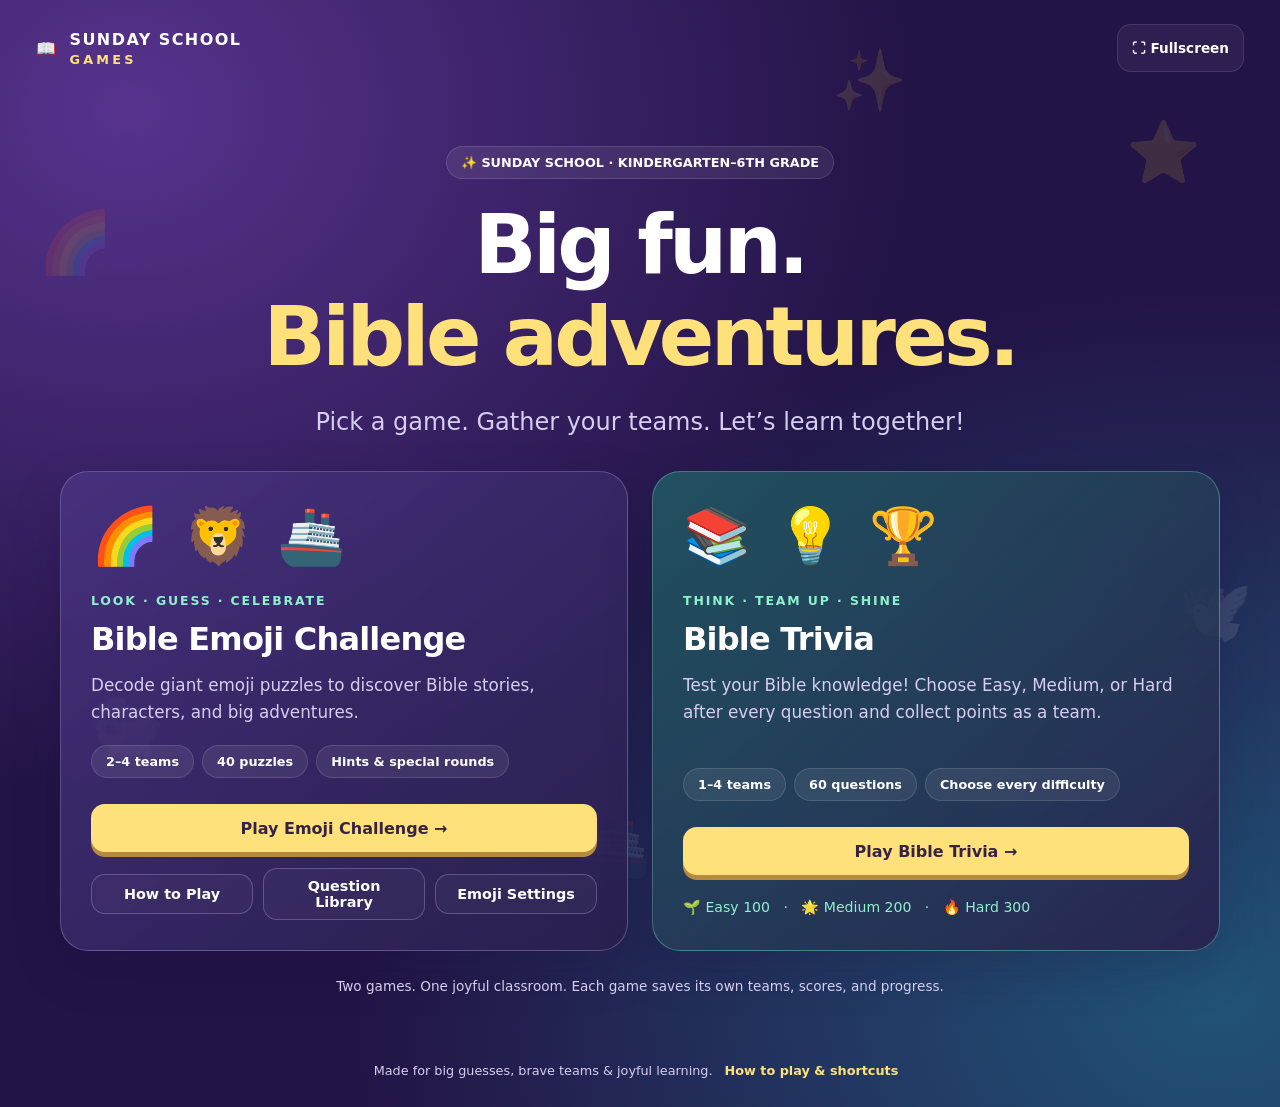
<file: index.html>
<!doctype html>
<html lang="en">
<head>
<meta charset="utf-8"><meta name="viewport" content="width=device-width,initial-scale=1"><meta name="theme-color" content="#24145b">
<meta name="description" content="Sunday school team games for K–6: Bible Emoji Challenge and Bible Trivia. Play offline with saved scores and progress.">
<title>Sunday School Games · Bible Adventures</title><style>
:root{color-scheme:dark;--ink:#fff;--muted:#d6cdef;--panel:#332365;--deep:#211443;--yellow:#ffe17c;--mint:#8ef0cc;--red:#ff8d9d;--blue:#8ec8ff;--green:#8fe0b3;--gold:#ffe17c;font-family:ui-rounded,'Trebuchet MS',system-ui,sans-serif}*{box-sizing:border-box}body{margin:0;min-height:100vh;background:radial-gradient(ellipse at 10% 10%,#57338d 0,transparent 48%),radial-gradient(ellipse at 95% 90%,#215377 0,transparent 50%),#231447;color:var(--ink)}button,input,select,textarea{font:inherit}button,a,input,select,textarea{-webkit-tap-highlight-color:transparent}button{cursor:pointer;border:0;border-radius:14px;padding:14px 22px;background:#51407f;color:white;font-weight:800;transition:transform .15s,background .15s,box-shadow .15s;min-height:48px}button:hover:not(:disabled){transform:translateY(-2px);background:#655294}button:active:not(:disabled){transform:translateY(1px)}button:disabled{opacity:.44;cursor:not-allowed}button.primary{background:var(--yellow);color:#362344;box-shadow:0 5px 0 #b68b40}button.primary:hover{background:#ffeb9d}button.good{background:var(--mint);color:#123d37}button.danger{background:#613650;color:#ffe0e5}button.ghost{border:1px solid #a595c966;background:#ffffff08}button.small{padding:9px 13px;min-height:40px;font-size:.9rem}button.text-button{padding:5px 8px;min-height:30px;background:transparent;color:var(--yellow)}:focus-visible{outline:3px solid var(--yellow);outline-offset:4px}a{color:inherit}h1,h2,h3,p{margin-top:0}h1,h2,h3{line-height:1.12}p{line-height:1.6}h1{font-size:clamp(2.5rem,5.6vw,5.6rem);letter-spacing:-.045em}h2{font-size:clamp(1.8rem,3vw,3rem);letter-spacing:-.025em}h3{font-size:1.4rem}label{display:block;font-weight:700;line-height:1.4}input,select,textarea{width:100%;background:#21183f;color:white;border:1px solid #8c7baf;border-radius:10px;padding:12px;margin:7px 0 14px;min-height:46px}textarea{resize:vertical;min-height:84px}input[type=checkbox]{width:23px;height:23px;min-height:0;margin:0;accent-color:#a3efcf}input[type=color]{padding:4px}small,.muted{color:var(--muted)}small{line-height:1.5}.topbar{max-width:1540px;margin:auto;padding:24px 36px;display:flex;align-items:center;justify-content:space-between;gap:15px}#brand{display:flex;gap:12px;align-items:center;text-decoration:none;font-weight:900;font-size:1rem;letter-spacing:.09em}#brand:first-letter{font-size:2rem}.brand-small{display:block;font-size:.8rem;letter-spacing:.25em;color:var(--yellow);margin-top:3px}.top-actions{display:flex;gap:8px}.icon-button{background:#ffffff0d;border:1px solid #ffffff1c;padding:10px 14px;font-size:.85rem}main{max-width:1468px;margin:0 auto;padding:22px 32px 30px;position:relative}footer{text-align:center;font-size:.8rem;padding:22px;color:var(--muted);position:relative}.sky{position:fixed;inset:0;pointer-events:none;overflow:hidden;opacity:.13}.sky span{position:absolute;font-size:60px;animation:float 7s ease-in-out infinite}.sky span:nth-child(1){left:3%;top:23%}.sky span:nth-child(2){left:88%;top:13%;animation-delay:-2s}.sky span:nth-child(3){left:7%;top:77%;animation-delay:-4s}.sky span:nth-child(4){left:92%;top:64%;animation-delay:-1s}.sky span:nth-child(5){left:45%;top:90%;animation-delay:-3s}.sky span:nth-child(6){left:65%;top:5%;animation-delay:-5s}.eyebrow{font-size:.78rem;letter-spacing:.15em;font-weight:900;text-transform:uppercase;color:var(--mint)}.pill{display:inline-flex;align-items:center;padding:8px 14px;background:#ffffff13;border:1px solid #ffffff20;border-radius:99px;font-size:.8rem;font-weight:800;gap:6px}.hero{text-align:center;padding:30px 0 20px}.hero .emoji-art{font-family:'Apple Color Emoji','Segoe UI Emoji','Noto Color Emoji',sans-serif;font-size:clamp(50px,7vw,95px);letter-spacing:.16em;filter:drop-shadow(0 10px 15px #0003);margin:25px 0}.hero h1{margin:14px 0 16px}.hero h1 em{font-style:normal;color:var(--yellow)}.hero .subtitle{font-size:clamp(1.1rem,2vw,1.5rem);color:var(--muted);margin-bottom:24px}.hero-actions{display:flex;justify-content:center;gap:14px;flex-wrap:wrap}.hero-actions button{font-size:1.2rem;padding:18px 32px}.feature-row{display:grid;grid-template-columns:repeat(3,1fr);gap:16px;max-width:850px;margin:36px auto 20px}.feature{border:1px solid #ffffff20;background:#ffffff08;padding:21px;border-radius:20px;text-align:left}.feature b{display:block;font-size:1.1rem;margin-bottom:7px}.feature p{font-size:.9rem;margin:0;color:var(--muted)}.home-links{display:flex;justify-content:center;gap:12px;flex-wrap:wrap}.card{background:linear-gradient(140deg,#443277e8,#2c2059ef);border:1px solid #a595c947;border-radius:26px;padding:28px;box-shadow:0 16px 40px #13092933}.narrow{max-width:960px;margin:10px auto}.section-heading{display:flex;justify-content:space-between;align-items:center;gap:20px;margin:5px 0 24px}.section-heading h2{margin:0}.grid2{display:grid;grid-template-columns:1fr 1fr;gap:20px}.team-setup{display:grid;grid-template-columns:repeat(2,1fr);gap:18px;margin:20px 0}.team-edit{border-left:5px solid var(--team);border-radius:14px;background:#ffffff09;padding:18px}.team-edit .mini-grid{display:grid;grid-template-columns:1fr 100px;gap:12px}.check-label{display:flex;align-items:center;gap:12px;padding:10px 0}.button-row{display:flex;flex-wrap:wrap;align-items:center;gap:10px;margin-top:16px}.game-top{display:flex;justify-content:space-between;align-items:center;margin:0 0 18px;gap:12px}.game-top h2{font-size:clamp(1.3rem,2.1vw,2rem);margin:6px 0}.progress-group{display:flex;align-items:center;gap:16px}.progress-track{height:8px;width:130px;background:#ffffff1a;border-radius:8px;overflow:hidden}.progress-track span{display:block;height:100%;background:var(--mint)}.game-layout{display:grid;grid-template-columns:minmax(0,1fr) 258px;gap:22px}.stage{min-height:430px;padding:25px 30px;position:relative;text-align:center;display:flex;flex-direction:column;justify-content:center;background:radial-gradient(ellipse at top,#58418b66,transparent 70%),#2c2056;border:1px solid #a595c95c;border-radius:28px;box-shadow:0 16px 40px #10072244}.stage-top{display:flex;align-items:center;justify-content:space-between;gap:10px}.difficulty{text-transform:uppercase;letter-spacing:.08em}.difficulty.easy{color:#a2f3cb}.difficulty.medium{color:#ffe49d}.difficulty.hard{color:#ffc1db}.emoji-puzzle{font-family:'Apple Color Emoji','Segoe UI Emoji','Noto Color Emoji',sans-serif;font-size:clamp(52px,6.7vw,110px);line-height:1.6;overflow-wrap:anywhere;padding:20px 0;letter-spacing:.045em;flex:1;display:flex;align-items:center;justify-content:center;filter:drop-shadow(0 5px 8px #0003)}.prompt{font-size:1.15rem;color:var(--muted);margin-bottom:20px}.timer-area{display:flex;align-items:center;gap:16px;margin-top:auto}.timer-number{font-variant-numeric:tabular-nums;font-size:2rem;font-weight:900;min-width:55px}.timer-track{flex:1;height:10px;background:#ffffff19;border-radius:10px;overflow:hidden}.timer-fill{height:100%;background:var(--mint);transition:width .4s linear;border-radius:10px}.timer-area.warning{color:#ffbf9e;animation:pulse .8s infinite}.warning .timer-fill{background:#ffb68b}.time-up{color:var(--yellow);font-weight:900}.stage .hint{background:#ffffff0e;border:1px solid #a595c940;border-radius:14px;text-align:left;padding:13px 18px;font-size:clamp(1rem,1.6vw,1.3rem);margin:6px 0;animation:appear .25s ease-out}.answer{border-top:1px solid #ffffff25;padding:20px 0 5px;animation:appear .35s ease-out}.answer h2{font-size:clamp(2rem,4vw,4rem);color:var(--yellow);margin:0 0 12px}.answer .reference{color:var(--mint);font-weight:900;letter-spacing:.03em;font-size:1.15rem}.answer p{font-size:clamp(1rem,1.7vw,1.4rem);max-width:800px;margin:10px auto}.alternatives{font-size:.88rem!important;color:var(--muted)}.scoreboard{display:flex;flex-direction:column;gap:12px}.team-panel{position:relative;border:1px solid color-mix(in srgb,var(--team) 55%,transparent);border-radius:20px;background:linear-gradient(130deg,color-mix(in srgb,var(--team) 16%,#2a204e),#2a204e);padding:17px 18px;border-left:5px solid var(--team)}.team-panel.active{outline:2px solid var(--team);outline-offset:2px}.team-name{font-size:1.05rem;font-weight:900;color:var(--team);overflow-wrap:anywhere}.team-score{font-size:2.4rem;font-weight:900;line-height:1.1;margin:10px 0 5px;font-variant-numeric:tabular-nums}.team-panel .small{position:absolute;bottom:12px;right:10px;background:#ffffff13;padding:7px 10px}.score-label{font-size:.67rem;letter-spacing:.13em;color:var(--muted);font-weight:800}.leaderboard-label{font-size:.75rem;letter-spacing:.13em;font-weight:900;color:var(--muted);padding-left:4px}.controls{margin-top:18px;display:flex;gap:10px;flex-wrap:wrap}.controls button{flex:1;white-space:nowrap;padding:15px 18px}.teacher-strip{display:flex;justify-content:space-between;gap:12px;flex-wrap:wrap;border-top:1px solid #ffffff20;margin-top:22px;padding-top:15px}.teacher-strip .button-row{margin:0}.award-box{margin-top:18px;padding:18px;border:1px solid #a3efcf55;border-radius:18px;background:#8ef0cc09}.award-box label{font-size:.95rem}.award-box .button-row{justify-content:center;margin-top:8px}.award-box select{max-width:320px;margin:10px 0}.status-line{min-height:25px;color:var(--mint);font-weight:800;margin:14px 0 0;font-size:.95rem}.double-banner{color:#32203b;background:var(--yellow);padding:10px 20px;border-radius:12px;margin-bottom:12px;font-weight:900;letter-spacing:.1em;animation:appear .4s}.final-banner{background:#725294;color:#fff4bc}.library-toolbar{display:flex;gap:12px;flex-wrap:wrap;margin-bottom:10px}.library-toolbar input{flex:1;min-width:200px}.library-toolbar select{max-width:220px}.library-grid{display:grid;grid-template-columns:repeat(3,1fr);gap:16px;margin-top:20px}.library-card{padding:20px;border:1px solid #ffffff25;border-radius:20px;background:#ffffff08}.library-card.disabled{opacity:.65}.library-card .preview{font-size:2.1rem;line-height:1.5;margin:14px 0}.library-card h3{font-size:1.15rem;margin-bottom:10px}.library-card p{font-size:.85rem;color:var(--muted)}.library-card .button-row{justify-content:space-between}.library-card .check-label{font-size:.8rem}.edit-grid{display:grid;grid-template-columns:1fr 1fr;gap:0 16px}.edit-grid .wide{grid-column:1/-1}.empty{padding:40px;text-align:center;color:var(--muted)}dialog{color:white;background:#302153;border:1px solid #a595c9;border-radius:24px;max-width:760px;width:calc(100% - 28px);padding:30px;max-height:90vh;box-shadow:0 25px 100px #0009}dialog::backdrop{background:#100822bb;backdrop-filter:blur(6px)}.modal-heading{display:flex;align-items:center;justify-content:space-between;gap:20px;margin-bottom:22px}.modal-heading h2{font-size:1.8rem;margin:0}.modal-heading button{padding:8px 14px}.modal-content p{color:var(--muted)}.modal-content li{margin:12px 0;line-height:1.6}kbd{background:#ffffff18;border-radius:5px;padding:3px 7px;color:white}.shortcut-grid{display:grid;grid-template-columns:1fr 1fr;gap:12px}.celebration{text-align:center;padding:22px}.trophy{font-size:90px;animation:float 4s ease-in-out infinite}.celebration h1{font-size:clamp(2.7rem,5vw,5rem);color:var(--yellow);margin:18px 0}.winner{font-size:clamp(1.5rem,3vw,2.5rem);font-weight:900}.rankings{max-width:760px;margin:28px auto;display:flex;flex-direction:column;gap:12px}.rank-row{display:flex;align-items:center;gap:16px;text-align:left;background:#ffffff0b;border:1px solid #ffffff20;border-radius:17px;padding:18px 24px;border-left:5px solid var(--team);font-size:1.3rem;font-weight:800}.rank-row strong{margin-left:auto;font-size:1.8rem}.rank-row .rank{color:var(--yellow);min-width:34px}.saved-note{color:var(--muted);font-size:.85rem;margin:18px 0}#toast{position:fixed;bottom:25px;left:50%;transform:translate(-50%,30px);background:#fff1c2;color:#302044;padding:14px 22px;border-radius:14px;box-shadow:0 10px 40px #0005;z-index:20;opacity:0;pointer-events:none;transition:all .2s;max-width:90%;font-weight:800}#toast.visible{opacity:1;transform:translate(-50%,0)}#confetti{position:fixed;inset:0;pointer-events:none;overflow:hidden;z-index:30}.confetto{position:absolute;top:-20px;width:10px;height:16px;animation:fall 2.8s ease-in forwards}.bump{animation:bump .4s ease-out}.file-input{max-width:100%}.notice{padding:14px;border-radius:12px;background:#ffe17c14;color:#ffebac;font-size:.9rem;margin:12px 0}#storage-warning{background:#ffe17c;color:#302044;padding:12px;text-align:center;font-weight:bold}.sr-only{position:absolute;width:1px;height:1px;padding:0;overflow:hidden;clip:rect(0,0,0,0);white-space:nowrap}@keyframes float{50%{transform:translateY(-14px) rotate(4deg)}}@keyframes appear{from{opacity:0;transform:translateY(10px)}to{opacity:1;transform:translateY(0)}}@keyframes pulse{50%{opacity:.6}}@keyframes bump{50%{transform:scale(1.04)}}@keyframes fall{to{transform:translateY(105vh) rotate(700deg);opacity:0}}@media(min-width:1600px){.stage{min-height:550px}.emoji-puzzle{font-size:120px}.team-score{font-size:3rem}.team-panel{padding:22px}.game-layout{grid-template-columns:minmax(0,1fr) 290px}}@media(max-width:1000px){.game-layout{grid-template-columns:minmax(0,1fr)}.scoreboard{display:grid;grid-template-columns:repeat(4,1fr);order:1}.leaderboard-label{grid-column:1/-1}.team-panel{padding:14px 12px}.team-name{font-size:.9rem}.team-score{font-size:2rem}.library-grid{grid-template-columns:repeat(2,1fr)}.stage{min-height:370px}.emoji-puzzle{font-size:clamp(52px,9vw,90px)}main{padding:15px 22px}.topbar{padding:20px 22px}.team-panel .small{position:static;margin-top:7px}}@media(max-width:600px){.topbar{padding:16px;align-items:flex-start}.top-actions{gap:5px;justify-content:flex-end;flex-wrap:wrap;max-width:190px}.icon-button{font-size:.7rem;padding:8px;min-height:36px}#brand{font-size:.72rem;gap:6px}.brand-small{font-size:.6rem}main{padding:12px}.hero{padding:10px 0}.hero .emoji-art{font-size:44px;letter-spacing:0}.hero h1{font-size:2.75rem}.hero-actions button{width:100%;font-size:1.1rem}.feature-row{grid-template-columns:1fr;gap:8px;margin-top:25px}.feature{padding:15px}.feature b{font-size:1rem}.feature p{font-size:.85rem}.home-links button{flex:1}.grid2,.team-setup,.edit-grid{grid-template-columns:1fr}.card{padding:20px}.game-top{align-items:flex-start}.progress-group{flex-direction:column;gap:8px;align-items:flex-end}.progress-track{width:80px}.game-top h2{font-size:1.2rem}.stage{padding:18px 14px;min-height:340px}.emoji-puzzle{font-size:48px;padding:20px 0}.stage-top{flex-wrap:wrap}.pill{font-size:.7rem;padding:7px 10px}.prompt{font-size:.95rem}.scoreboard{grid-template-columns:repeat(2,1fr)}.controls button{flex:1 1 40%;font-size:.9rem;padding:13px}.teacher-strip .button-row{width:100%}.teacher-strip button{flex:1}.library-grid{grid-template-columns:1fr}.section-heading{align-items:flex-start}.section-heading h2{font-size:1.7rem}.library-toolbar select{max-width:none}.rank-row{padding:16px;font-size:1rem}.rank-row strong{font-size:1.5rem}dialog{padding:20px}.shortcut-grid{grid-template-columns:1fr}.award-box select{max-width:100%}footer{font-size:.7rem}.celebration{padding:15px 0}.button-row.stretch button{flex:1}}@media(prefers-reduced-motion:reduce){*,*::before,*::after{animation:none!important;transition:none!important;scroll-behavior:auto!important}.confetto{display:none}}@media print{.topbar,footer,.controls,.teacher-strip{display:none}body{background:white;color:black}}
/* Space emoji glyphs with layout gaps: emoji-font spaces differ across devices. */
.emoji-puzzle{flex-wrap:wrap;align-content:center;gap:12px 20px;line-height:1.3;letter-spacing:0}.emoji-symbol{display:inline-flex;white-space:nowrap}
@media(min-width:1001px) and (max-height:850px){.topbar{padding:16px 28px}main{padding:8px 24px}.game-top{margin-bottom:12px}.stage{min-height:340px;padding:20px}.emoji-puzzle{font-size:clamp(52px,5.2vw,86px);padding:12px 0}.team-panel{padding:14px}.team-score{font-size:2rem}.teacher-strip{margin-top:14px;padding-top:12px}footer{padding:12px}}
@media(max-width:600px){.emoji-puzzle{gap:10px 12px}}
/* Shared game hub and teacher-led trivia. */
[hidden]{display:none!important}
body[data-mode="hub"] #sound,body[data-mode="hub"] #settings,body[data-mode="trivia"] #sound,body[data-mode="trivia"] #settings{display:none}
.hub-hero{text-align:center;padding:28px 0 30px}.hub-hero h1{margin:20px 0;font-size:clamp(3rem,6.4vw,6rem)}.hub-hero h1 em{color:var(--yellow);font-style:normal}.hub-hero .subtitle{font-size:clamp(1.05rem,2vw,1.5rem);color:var(--muted);margin:0}.game-cards{display:grid;grid-template-columns:1fr 1fr;gap:24px;max-width:1160px;margin:auto}.game-card{padding:30px;border:1px solid #bba8df55;border-radius:28px;background:linear-gradient(140deg,#4b3485cc,#29204ee8);display:flex;flex-direction:column;box-shadow:0 18px 50px #120b3233;min-width:0}.trivia-card{background:linear-gradient(140deg,#1f6666bb,#29204ee8);border-color:#8ef0cc55}.game-card-art{font-size:clamp(2.5rem,4.3vw,4.3rem);margin:2px 0 24px;letter-spacing:.06em}.game-card h2{font-size:clamp(1.8rem,2.5vw,2.6rem);margin:14px 0}.game-card>p{color:var(--muted);margin-bottom:20px;font-size:1.05rem}.card-tags{display:flex;flex-wrap:wrap;gap:8px;margin:auto 0 10px}.game-card .button-row button{flex:1}.game-card .trivia-card-points{font-size:.88rem;margin:20px 0 0;color:var(--mint);line-height:1.8}.hub-note{text-align:center;margin:25px 0 5px}.trivia-point-guide{display:grid;grid-template-columns:repeat(3,1fr);gap:10px}.trivia-point-guide span{border:1px solid #ffffff25;border-radius:14px;background:#ffffff08;padding:14px;line-height:1.6}.trivia-point-guide b{display:block;color:var(--yellow)}.trivia-stage{min-height:350px}.trivia-question-label{margin:28px 0 0}.trivia-question{font-size:clamp(1.9rem,3.8vw,3.7rem);line-height:1.22;letter-spacing:-.025em;margin:20px auto 30px;max-width:1000px;overflow-wrap:anywhere}.trivia-answer h2{font-size:clamp(1.8rem,3vw,3rem)}.trivia-next{margin-top:22px;text-align:center;padding:24px}.trivia-next h2{font-size:clamp(1.6rem,2.5vw,2.5rem);margin-bottom:12px}.difficulty-choices{display:grid;grid-template-columns:repeat(3,1fr);gap:12px;margin-top:22px}.difficulty-choice{padding:20px 12px;display:flex;flex-direction:column;align-items:center;gap:8px;white-space:normal;border:1px solid #ffffff40;background:#ffffff0a;color:white;min-width:0}.difficulty-choice.easy{background:#9debc01a;border-color:#9debc077}.difficulty-choice.medium{background:#ffe18b1a;border-color:#ffe18b77}.difficulty-choice.hard{background:#ff9aaa1a;border-color:#ff9aaa77}.difficulty-choice strong{font-size:1.6rem}.difficulty-choice b{color:var(--yellow);font-size:1.2rem}.choice-icon{font-size:2rem}.difficulty-choice small{font-size:.75rem;font-weight:500}.difficulty-choice>span:not(.choice-icon){font-size:.85rem}.trivia-stage .prompt{margin-bottom:12px}
@media(max-width:800px){.game-cards{grid-template-columns:1fr;max-width:630px}.hub-hero{padding-top:15px}.game-card-art{font-size:3rem}.game-card{padding:24px}.trivia-stage{min-height:300px}}
@media(max-width:600px){.difficulty-choices{gap:7px}.difficulty-choice{padding:14px 6px}.difficulty-choice strong{font-size:1.15rem}.difficulty-choice b{font-size:1rem}.difficulty-choice small{font-size:.65rem}.difficulty-choice>span:not(.choice-icon){font-size:.75rem}.trivia-next{padding:18px 12px}.trivia-point-guide{grid-template-columns:1fr}.hub-hero h1{font-size:3rem}.card-tags .pill{font-size:.7rem}.game-card .button-row button{flex-basis:100%}.trivia-question{font-size:1.9rem}.hub-hero>.pill{font-size:.63rem}}

</style>
</head>
<body>
<div class="sky" aria-hidden="true"><span>🌈</span><span>⭐</span><span>🐑</span><span>🕊️</span><span>🚢</span><span>✨</span></div>
<header class="topbar"><a href="#" id="brand" aria-label="All Sunday school games">📖 <span>SUNDAY SCHOOL<span class="brand-small">GAMES</span></span></a><div class="top-actions"><button id="sound" class="icon-button" aria-label="Toggle sound">🔇 Sound off</button><button id="fullscreen" class="icon-button">⛶ Fullscreen</button><button id="settings" class="icon-button">⚙ Settings</button></div></header>
<main id="app"></main>
<footer>Made for big guesses, brave teams & joyful learning. <button id="help" class="text-button">How to play & shortcuts</button></footer>
<dialog id="modal"><div id="modal-body"></div></dialog>
<div id="toast" role="status" aria-live="polite"></div><div id="confetti" aria-hidden="true"></div>
<script>
/* Editable Bible puzzle library. All passages are references, not quoted text. */
const DEFAULT_QUESTIONS = [
['e01','🌧️ 🚢 🦁 🦒 🕊️ 🌈',"Noah’s Ark",['Noah','The flood'],'easy','God asked a man to build a very big boat.','Animals entered the ark, and later a rainbow appeared.','Genesis 6–9','Noah trusted God and built an ark. God kept Noah, his family, and the animals safe through the flood.'],
['e02','🐑 👦 🪨 🎯 🛡️ 👹','David and Goliath',['David defeats Goliath'],'easy','A young shepherd faced a very tall soldier.','David used a sling and a stone.','1 Samuel 17','David trusted God and faced Goliath with a sling and a stone.'],
['e03','🧔 🚢 🌊 🐟 🙏','Jonah and the Great Fish',['Jonah','Jonah and the whale'],'easy','A man tried to travel away from the place God sent him.','He prayed inside a great fish for three days and nights.','Jonah 1–3','God sent a great fish to swallow Jonah. After Jonah prayed, he had another chance to obey God and go to Nineveh.'],
['e04','👶 ⭐ 🐑 👼 🛏️','The Birth of Jesus',['Christmas','Baby Jesus','The Nativity'],'easy','Shepherds heard wonderful news from angels.','Mary laid her baby in a manger in Bethlehem.','Luke 2:1–20; Matthew 2:1–12','Jesus was born in Bethlehem. Angels told shepherds the good news, and wise men later followed a star to worship him.'],
['e05','👨 🙏 🦁 🦁 🌙','Daniel in the Lions’ Den',['Daniel'],'easy','A man kept praying even when a law said he could not.','God sent an angel to shut the lions’ mouths.','Daniel 6','Daniel continued praying to God. God protected him when he was thrown into a den of lions.'],
['e06','🧒 🍞 🍞 🐟 🐟 👥','Jesus Feeds the Five Thousand',['Loaves and fishes','Feeding the 5000'],'easy','A large crowd was hungry.','A boy had five small loaves and two fish.','John 6:1–14','Jesus gave thanks and used a boy’s five loaves and two fish to feed a huge crowd, with food left over.'],
['e07','✝️ 🪨 🌅 🪦 🙌','The Resurrection of Jesus',['Jesus rises from the dead','Easter'],'easy','Women visited a tomb early in the morning.','The stone was moved, and Jesus was alive!','Luke 24:1–12','Jesus rose from the dead. The women found the tomb empty and heard the good news that he was alive.'],
['e08','🐑 🐑 🔍 🧑‍🌾 ❤️','The Lost Sheep',['The good shepherd finds a sheep'],'easy','Jesus told a story about a shepherd looking for one missing animal.','The shepherd left ninety-nine sheep to find this one.','Luke 15:3–7','The shepherd rejoiced when he found his lost sheep. Jesus taught that God rejoices when people turn back to him.'],
['e09','🌍 ☀️ 🌳 🐟 🐦 👨‍👩‍👧','God Creates the World',['Creation','The creation story'],'easy','This story is at the very beginning of the Bible.','God made light, land, plants, animals, and people.','Genesis 1:1–2:3','God created the world and everything in it. God saw that creation was very good and rested on the seventh day.'],
['e10','👨 👩 🌳 🍎 🐍','Adam and Eve',['The Garden of Eden','The fall'],'easy','The first people lived in a beautiful garden.','A serpent tempted them to eat fruit God had told them not to eat.','Genesis 2–3','Adam and Eve disobeyed God in the garden. The Bible calls it fruit; it does not name the kind of fruit.'],
['e11','👶 🧺 🌊 👑 👩','Baby Moses in the Basket',['Baby Moses','Moses in the river'],'easy','A mother hid her baby to protect him.','A princess found his basket among the reeds of the Nile.','Exodus 2:1–10','Moses’ mother placed him in a basket among the reeds. Pharaoh’s daughter found him and cared for him.'],
['e12','🚢 🌊 🌪️ 😴 ✋ ☀️','Jesus Calms the Storm',['Calming the storm'],'easy','The disciples were frightened in a boat.','Jesus spoke to the wind and waves, and they became calm.','Mark 4:35–41','Jesus was asleep when a storm came. He calmed the wind and sea, and the disciples were amazed.'],
['e13','👨 🛣️ 🤕 🫏 ❤️ 🏠','The Good Samaritan',['Good Samaritan'],'easy','A hurt traveler needed someone to help him.','A Samaritan stopped, cared for him, and took him to an inn.','Luke 10:25–37','Jesus told of a Samaritan who cared for a wounded stranger. He taught us to show love and mercy to our neighbors.'],
['e14','👨 🏠 💰 🐖 🔙 🤗','The Lost Son Comes Home',['The prodigal son','The lost son'],'easy','A son went far away and wasted his money.','His father ran to welcome him when he came home.','Luke 15:11–32','Jesus told of a father who joyfully welcomed his returning son. The story shows the joy of forgiveness and returning to God.'],
['e15','✝️ 👋 🧒 👧 ❤️','Jesus Welcomes the Children',['Jesus blesses the children','Let the children come'],'easy','Some people thought children should not bother Jesus.','Jesus said to let the little children come to him.','Mark 10:13–16','Jesus welcomed children, took them in his arms, and blessed them. Children matter deeply to him.'],
['m01','👨 🦯 🌊 🛤️ 🚶 🚶','Moses Parts the Red Sea',['Crossing the Red Sea','The Red Sea'],'medium','God’s people were trapped between an army and water.','Moses stretched out his hand, and a dry path opened through the sea.','Exodus 14','God made a path through the sea so the Israelites could escape from Egypt. Moses stretched out his hand as God commanded.'],
['m02','🏰 🚶 🎺 🎺 📣 💥','The Walls of Jericho',['Jericho','Joshua and Jericho'],'medium','An army marched around a city instead of attacking its walls.','On the seventh day, trumpets sounded and the people shouted.','Joshua 6','Joshua and the Israelites followed God’s instructions to march around Jericho. The walls fell after the people shouted.'],
['m03','👨 🌳 👀 ✝️ 🏠 ❤️','Zacchaeus Meets Jesus',['Zacchaeus'],'medium','A short tax collector could not see over the crowd.','He climbed a sycamore tree, and Jesus invited himself to his house.','Luke 19:1–10','Zacchaeus climbed a tree to see Jesus. After welcoming Jesus, he promised to give generously and repay people he had cheated.'],
['m04','🌙 🚢 👣 🌊 ✝️ 😮','Jesus Walks on Water',['Walking on water','Peter walks on water'],'medium','The disciples saw someone coming toward their boat at night.','Peter stepped out of the boat toward Jesus.','Matthew 14:22–33','Jesus walked on the sea to his disciples. Peter walked toward him, became afraid, and Jesus reached out to save him.'],
['m05','👨 🎁 👘 🌈 👦 😠','Joseph and His Colorful Coat',['Joseph’s coat','Joseph and the coat of many colors'],'medium','A father gave one of his sons a special robe.','Joseph’s brothers became jealous of him.','Genesis 37:1–11','Jacob gave Joseph a special robe, often called a coat of many colors. His brothers were jealous of the favor he received.'],
['m06','💒 🫙 💧 ➡️ 🍷 ✨','Jesus Turns Water into Wine',['Wedding at Cana','Water into wine'],'medium','Something ran out during a wedding celebration.','At Cana, servants filled jars with water as Jesus instructed.','John 2:1–11','At a wedding in Cana, Jesus turned water into wine. This sign revealed his glory, and his disciples believed in him.'],
['m07','🧑‍🌾 🌱 🐦 🪨 ☀️ 🌾','The Parable of the Sower',['The sower','The four soils'],'medium','A farmer scattered seed on different kinds of ground.','Only the seed in good soil grew well and produced a crop.','Mark 4:1–20','Jesus compared God’s word to seed. The different soils show different ways people hear and receive his teaching.'],
['m08','🔥 🌳 👣 👞 👨','Moses and the Burning Bush',['The burning bush'],'medium','A shepherd noticed a fire that did not use up what it burned.','God spoke to Moses and told him to take off his sandals.','Exodus 3:1–15','God spoke to Moses from a burning bush and called him to lead the Israelites out of Egypt.'],
['m09','👩 👑 ⚠️ 🙏 👨‍👩‍👧‍👦','Queen Esther Saves Her People',['Esther','Queen Esther'],'medium','A queen bravely spoke up when her people were in danger.','Mordecai encouraged Esther to approach the king.','Esther 4–8','Esther risked approaching the king to speak for her people. Her courage helped protect the Jewish people from a cruel plan.'],
['m10','👩 👩 🌾 🤲 🏠','Ruth and Naomi',['Ruth','Ruth gathers grain'],'medium','A woman stayed with her mother-in-law and moved to a new land.','Ruth gathered leftover grain in Boaz’s field.','Ruth 1–4','Ruth stayed loyal to Naomi and worked to help provide for them. Boaz showed kindness to Ruth, and they later married.'],
['m11','👨 🛣️ 💡 👀 🚫 🙏','Saul Meets Jesus',['Paul’s conversion','The road to Damascus','Saul’s conversion'],'medium','A man traveling to Damascus saw a bright light.','Saul heard Jesus speak and later became known as Paul.','Acts 9:1–22','Jesus met Saul on the road to Damascus. After being unable to see for three days, Saul received his sight and began telling others about Jesus.'],
['m12','👨 🛏️ 🏠 🕳️ ⬇️ 🚶','Jesus Heals the Man Lowered Through a Roof',['The paralyzed man','Friends lower a man through a roof'],'medium','Four friends found a creative way past a crowded doorway.','They opened a roof and lowered their friend on his mat to Jesus.','Mark 2:1–12','Four friends brought a man who could not walk to Jesus through a roof. Jesus forgave him and healed him.'],
['m13','👨 🪦 🪨 📣 🚶 🙌','Jesus Raises Lazarus',['Lazarus','Lazarus comes out'],'medium','Jesus visited the tomb of his friend.','Jesus called, “Lazarus, come out!”','John 11:1–44','Jesus wept with those grieving for Lazarus. Then he called Lazarus out of the tomb and brought him back to life.'],
['m14','✝️ 🫏 🌿 👥 👑','Jesus Enters Jerusalem',['Palm Sunday','The triumphal entry'],'medium','A crowd welcomed Jesus like a king.','He rode a donkey while people spread cloaks and branches on the road.','Matthew 21:1–11; John 12:12–15','Jesus rode into Jerusalem on a donkey. The crowd waved palm branches and praised him.'],
['m15','🍞 🍷 🪑 👥 ✝️','The Last Supper',['The Lord’s Supper','Jesus shares the Passover meal'],'medium','Jesus shared a special meal with his disciples before his death.','He used bread and a cup to help them remember him.','Luke 22:7–20','At a Passover meal, Jesus shared bread and a cup with his disciples and told them to remember him.'],
['h01','⛰️ 🪨 🙏 🔥 🌧️','Elijah on Mount Carmel',['Elijah and the prophets of Baal','Mount Carmel'],'hard','Two altars were prepared, but only the true God answered.','After Elijah prayed, fire fell; later the long drought ended.','1 Kings 18:16–46','On Mount Carmel, God answered Elijah’s prayer with fire. The people recognized the Lord as God, and later rain ended the drought.'],
['h02','👨 💪 🦁 👩 ✂️ ⛓️','Samson and Delilah',['Samson'],'hard','A strong man’s uncut hair was a sign of his special dedication to God.','Delilah learned his secret, and his hair was cut while he slept.','Judges 14:5–6; 16:4–22','Samson had great strength from God. After telling Delilah his secret, his hair was cut and he was captured. His strength came from God, not magic hair.'],
['h03','🧱 🏗️ 🏙️ 🗣️ 🌍','The Tower of Babel',['Babel'],'hard','People built a city and a tower to make a great name for themselves.','Their languages became confused, and they scattered over the earth.','Genesis 11:1–9','People tried to build a great tower. God confused their language, and they spread out across the earth.'],
['h04','👦 💤 🌾 🙇 ☀️ 🌙 ⭐','Joseph’s Dreams',['Joseph dreams of stars and sheaves'],'hard','A young man dreamed of bundles of grain bowing down.','He also dreamed that the sun, moon, and eleven stars bowed to him.','Genesis 37:5–11','Joseph told his family dreams about grain and stars bowing down. Years later, his brothers came to him for food in Egypt.'],
['h05','👰 🪔 🪔 🫙 🌙 ⏳','The Parable of the Ten Bridesmaids',['The ten virgins','The ten maidens','The wise and foolish bridesmaids'],'hard','Ten young women waited with lamps for a wedding celebration.','Five brought extra oil, and five were not ready when the bridegroom arrived.','Matthew 25:1–13','Jesus told of ten bridesmaids waiting for a bridegroom. The story teaches his followers to be ready for his return.'],
['h06','👨 🎺 🫙 🔥 🌙 🏕️','Gideon’s Three Hundred',['Gideon','Gideon defeats Midian'],'hard','God chose a surprisingly small army for this leader.','Three hundred men carried trumpets and jars hiding torches.','Judges 7','God used Gideon’s small army to deliver Israel. At night they blew trumpets, broke jars, and held up torches.'],
['h07','👨 🪜 💤 🌍 👼 ☁️','Jacob’s Dream',['Jacob’s ladder','The stairway to heaven'],'hard','A traveler used a stone as a pillow.','Jacob saw angels going up and down a stairway reaching heaven.','Genesis 28:10–22','Jacob dreamed of a stairway reaching heaven with angels on it. God promised to be with him, and Jacob called the place Bethel.'],
['h08','👑 ✍️ 🧱 😨 ⚖️','The Writing on the Wall',['Belshazzar’s feast','Daniel interprets the writing'],'hard','A mysterious message interrupted a king’s feast.','Daniel explained the writing that appeared on King Belshazzar’s wall.','Daniel 5','A hand wrote a message during Belshazzar’s feast. Daniel explained that the king had not honored God and his kingdom would end.'],
['h09','⛓️ 👬 🙏 🎵 🌍 🚪','Paul and Silas in Prison',['Paul and Silas','The Philippian jailer'],'hard','Two prisoners were praying and singing at midnight.','An earthquake opened the doors, and a jailer’s family heard about Jesus.','Acts 16:16–34','Paul and Silas prayed and sang in prison. After an earthquake, they stayed and shared the good news with the jailer and his household.'],
['h10','👩 🫙 🫙 🫙 🫒 ✨','Elisha and the Widow’s Oil',['The widow’s oil','Elisha multiplies oil'],'hard','A widow needed help paying a debt.','Elisha told her to borrow empty jars and pour her little oil into them.','2 Kings 4:1–7','God provided for a widow through Elisha. Her oil filled borrowed jars, and she could sell it to pay her debts and support her family.']
].map(([id,emojis,answer,alternatives,difficulty,hint1,hint2,reference,explanation])=>({id,emojis,answer,alternatives,difficulty,hint1,hint2,reference,explanation,enabled:true,custom:false}));
if(typeof module!=='undefined') module.exports=DEFAULT_QUESTIONS;

</script><script>
/* Pure game rules shared by the UI and automated checks. */
(function(root){
'use strict';
const defaults={difficulty:'mixed',count:'20',timer:30,shuffle:true,double:true,speed:false,final:true,sound:false,music:false,ticking:false};
const copy=o=>JSON.parse(JSON.stringify(o));
function shuffled(items,rng=Math.random){const a=[...items];for(let i=a.length-1;i>0;i--){const j=Math.floor(rng()*(i+1));[a[i],a[j]]=[a[j],a[i]];}return a;}
function makeGame(library,teams,settings,rng=Math.random){
 const s={...defaults,...settings};let pool=library.filter(q=>q.enabled&&(s.difficulty==='mixed'||q.difficulty===s.difficulty)).map(copy);
 if(!pool.length)throw Error('Enable at least one question for this difficulty in the Question Library.');
 const n=s.count==='all'?pool.length:Math.min(Number(s.count),pool.length);
 if(s.difficulty==='mixed'){
  const buckets=['easy','medium','hard'].map(d=>s.shuffle?shuffled(pool.filter(q=>q.difficulty===d),rng):pool.filter(q=>q.difficulty===d));
  pool=[];for(let i=0;pool.length<n;i++){
   const phase=i/Math.max(1,n-1);let preference=i%3===0?0:phase<.32?0:phase<.67?1:2;
   // Reserve easy puzzles for later turns instead of using all of them at the start.
   if(preference===0&&i%3!==0&&buckets[0].length<=Math.ceil((n-i)/3))preference=1;
   const bucket=buckets[preference].length?buckets[preference]:(buckets[1].length?buckets[1]:buckets[2].length?buckets[2]:buckets[0]);pool.push(bucket.shift());
  }
 }else pool=(s.shuffle?shuffled(pool,rng):pool).slice(0,n);
 const finalIndex=s.final&&n>1?n-1:-1;const speedStart=s.speed&&n>=6?Math.max(0,n-(finalIndex>=0?1:0)-5):-1;
 const eligible=pool.map((_,i)=>i).filter(i=>i!==finalIndex&&!(speedStart>=0&&i>=speedStart&&i<speedStart+5));
 const doubleIndex=s.double&&eligible.length?eligible[Math.floor(rng()*eligible.length)]:-1;
 return {version:1,settings:s,teams:teams.map(t=>({...t,score:0})),questions:pool.map((q,i)=>({...q,mode:i===finalIndex?'final':speedStart>=0&&i>=speedStart&&i<speedStart+5?'speed':'normal',double:i===doubleIndex})),index:0,records:pool.map((q,i)=>({hints:0,revealed:false,settled:false,awarded:[],remaining:speedStart>=0&&i>=speedStart&&i<speedStart+5?Math.min(15,Number(s.timer)||15):Number(s.timer),paused:false,expired:false})),history:[],complete:false,createdAt:Date.now()};
}
function points(g){const r=g.records[g.index],q=g.questions[g.index];return [100,70,40][r.hints]*(q.double?2:1);}
function snapshot(g){g.history.push({teams:copy(g.teams),records:g.records.map(r=>({settled:r.settled,awarded:[...r.awarded]}))});if(g.history.length>100)g.history.shift();}
function award(g,team){const r=g.records[g.index],q=g.questions[g.index];if(!r.revealed||!g.teams[team]||r.settled||r.awarded.includes(team))return false;snapshot(g);g.teams[team].score+=points(g);r.awarded.push(team);if(q.mode!=='final')r.settled=true;return true;}
function incorrect(g){const r=g.records[g.index];if(r.settled||!r.revealed)return false;snapshot(g);r.settled=true;return true;}
function adjust(g,team,delta){if(!g.teams[team]||!Number.isSafeInteger(delta)||Math.abs(delta)>1000000)return false;const total=g.teams[team].score+delta;if(!Number.isSafeInteger(total))return false;snapshot(g);g.teams[team].score=total;return true;}
function resetScores(g){snapshot(g);g.teams.forEach(t=>t.score=0);}
function undo(g){const h=g.history.pop();if(!h)return false;g.teams=h.teams;g.records.forEach((r,i)=>{r.settled=h.records[i].settled;r.awarded=[...h.records[i].awarded];});return true;}
function rankings(g){return g.teams.map((t,i)=>({...t,index:i})).sort((a,b)=>b.score-a.score).map((t,i,a)=>({...t,rank:1+a.filter(o=>o.score>t.score).length}));}
function validateLibrary(data){
 if(!Array.isArray(data)||!data.length||data.length>500)throw Error('Import a JSON array containing 1–500 questions.');
 const seen=new Set();return data.map(q=>{
 if(!q||typeof q!=='object')throw Error('Each question must be an object.');
 const out={};for(const k of ['id','emojis','answer','difficulty','hint1','hint2','reference','explanation']){if(typeof q[k]!=='string'||!q[k].trim()||q[k].length>2000)throw Error('Every question needs valid text for '+k+'.');out[k]=q[k].trim();}
 if(!['easy','medium','hard'].includes(out.difficulty))throw Error('Difficulty must be easy, medium, or hard.');
 if(seen.has(out.id))throw Error('Duplicate question ID: '+out.id);seen.add(out.id);
 if(q.alternatives!==undefined&&(!Array.isArray(q.alternatives)||q.alternatives.some(x=>typeof x!=='string'||x.length>300)))throw Error('Alternative answers must be a list of short text strings.');
 return {...out,alternatives:q.alternatives||[],enabled:q.enabled!==false,custom:!/^([emh]\d{2})$/.test(out.id)||q.custom===true};
 });
}
const api={defaults,copy,shuffled,makeGame,points,award,incorrect,adjust,resetScores,undo,rankings,validateLibrary};
if(typeof module!=='undefined')module.exports=api;else root.GameEngine=api;
})(typeof window!=='undefined'?window:globalThis);

</script><script>
/* Verbal-answer Bible trivia: 20 questions per age band, across both Testaments. */
(function(root){
const rows={
easy:[
['Who built an ark to keep his family and animals safe from a flood?','Noah',[],'Genesis 6:13–22','Noah obeyed God and built the ark.'],
['Who defeated Goliath with a sling and a stone?','David',[],'1 Samuel 17:40–50','David trusted God as he faced the giant Goliath.'],
['Who was swallowed by a great fish?','Jonah',[],'Jonah 1:17','God sent a great fish, and Jonah prayed inside it.'],
['Who was Jesus’ mother?','Mary',[],'Luke 1:26–35; 2:6–7','Mary was chosen to be the mother of Jesus.'],
['In which town was Jesus born?','Bethlehem',[],'Luke 2:4–7','Mary and Joseph were in Bethlehem when Jesus was born.'],
['What kind of work did the shepherds do?','They cared for sheep',['Looked after sheep'],'Luke 2:8–20','Shepherds were watching their flocks when angels announced Jesus’ birth.'],
['Who was protected by God in a den of lions?','Daniel',[],'Daniel 6:16–23','God sent an angel to shut the lions’ mouths.'],
['What did Jesus use, along with two fish, to feed a crowd of five thousand men?','Five loaves of bread',['Five loaves','Bread'],'John 6:9–13','A boy brought five barley loaves and two fish. Jesus fed the crowd with food left over.'],
['What did God put in the clouds as a sign of his promise after the flood?','A rainbow',['Rainbow'],'Genesis 9:12–17','The rainbow was a sign of God’s covenant with Noah and living creatures.'],
['What did God create on the first day?','Light',[],'Genesis 1:3–5','God said for there to be light and separated light from darkness.'],
['Who were the first man and woman in Genesis?','Adam and Eve',['Eve and Adam'],'Genesis 2:7–25; 3:20','Genesis tells how God made the first people and placed them in a garden.'],
['What did Jesus do when a storm frightened his disciples in a boat?','He calmed the storm',['Stopped the wind and waves'],'Mark 4:35–41','Jesus spoke to the wind and sea, and they became calm.'],
['What animal did the shepherd search for in Jesus’ story about one that was lost?','A sheep',['Sheep','A lost sheep'],'Luke 15:3–7','The shepherd searched for one missing sheep and rejoiced when he found it.'],
['Who climbed a tree so he could see Jesus?','Zacchaeus',[],'Luke 19:1–6','Zacchaeus was short, so he climbed a sycamore tree to see Jesus.'],
['What did Jesus ride into Jerusalem?','A donkey',['Donkey','A colt'],'Matthew 21:1–9','Jesus entered Jerusalem riding a donkey as people welcomed him.'],
['What happened to Jesus on the third day after his death?','He rose from the dead',['The resurrection','He came back to life'],'Luke 24:1–7','The women found the tomb empty and heard that Jesus was alive.'],
['Who received the Ten Commandments from God on Mount Sinai?','Moses',[],'Exodus 19:20; 20:1–17; 31:18','God gave Moses instructions for the people of Israel.'],
['How many disciples did Jesus choose to be his apostles?','Twelve',['12'],'Luke 6:12–16','Jesus chose twelve of his disciples and called them apostles.'],
['When people brought children to Jesus, did he welcome them or send them away?','He welcomed them',['Welcomed them','Blessed them'],'Mark 10:13–16','Jesus welcomed the children and blessed them.'],
['In Jesus’ story, who helped a hurt traveler when others passed by?','A Samaritan',['The Good Samaritan'],'Luke 10:30–37','The Samaritan showed mercy by caring for the wounded traveler.']
],
medium:[
['What sea did the Israelites cross on dry ground after leaving Egypt?','The Red Sea',['Red Sea','Sea of Reeds'],'Exodus 14:21–22','God opened a path through the sea, and the Israelites crossed on dry ground.'],
['Who led Israel when the walls of Jericho fell?','Joshua',[],'Joshua 6:1–20','Joshua followed God’s instructions for the people to march around Jericho.'],
['How many times did the Israelites march around Jericho on the seventh day?','Seven times',['Seven','7'],'Joshua 6:15','On the seventh day, the people marched around the city seven times.'],
['What was the name of the garden where Adam and Eve lived?','Eden',['The Garden of Eden'],'Genesis 2:8','God planted a garden in Eden and placed the man there.'],
['Which son of Jacob received a special robe from his father?','Joseph',[],'Genesis 37:3–4','Jacob gave Joseph a special robe, and Joseph’s brothers became jealous.'],
['What did Jesus turn water into at a wedding in Cana?','Wine',[],'John 2:1–11','At Cana, Jesus told servants to fill jars with water, which became wine.'],
['Who stepped out of a boat to walk on the water toward Jesus?','Peter',[],'Matthew 14:28–31','Peter stepped toward Jesus, became afraid, and Jesus reached out to save him.'],
['Which queen bravely spoke to the king to help protect the Jewish people?','Esther',['Queen Esther'],'Esther 4:13–16; 7:1–6','Esther courageously spoke up when her people were threatened.'],
['Who stayed with her mother-in-law Naomi and went with her to Bethlehem?','Ruth',[],'Ruth 1:16–22','Ruth remained loyal to Naomi and traveled with her to Bethlehem.'],
['What was the name of the man Jesus called out of a tomb?','Lazarus',[],'John 11:38–44','Jesus called Lazarus to come out and brought him back to life.'],
['Who baptized Jesus in the Jordan River?','John the Baptist',['John'],'Matthew 3:13–17','John baptized Jesus, and a voice from heaven spoke about God’s beloved Son.'],
['Who denied knowing Jesus three times before the rooster crowed?','Peter',['Simon Peter'],'Luke 22:54–62','Peter denied knowing Jesus and then wept when he remembered Jesus’ words.'],
['What did Jesus’ friends open to lower a man on a mat into a crowded house?','The roof',['A hole in the roof'],'Mark 2:1–12','Four friends lowered the man through the roof so he could reach Jesus.'],
['What city was Saul traveling to when Jesus met him in a bright light?','Damascus',[],'Acts 9:1–9','Saul met Jesus on the road to Damascus.'],
['What was Moses looking after when he saw the burning bush?','Sheep',['A flock','His father-in-law’s flock'],'Exodus 3:1–2','Moses was caring for Jethro’s flock when he saw the bush burning without being consumed.'],
['What did God provide on the ground for the Israelites to eat in the wilderness?','Manna',['Bread from heaven'],'Exodus 16:13–18, 31','God provided manna, which the people gathered to eat.'],
['In the parable of the sower, what happened to seed that fell on good soil?','It grew and produced a crop',['It produced grain','It bore fruit'],'Mark 4:8, 20','Jesus compared good soil to people who hear and accept God’s word.'],
['Who was the older brother of Moses and served as his spokesman?','Aaron',[],'Exodus 4:14–16','God said that Aaron would help Moses speak to the people.'],
['What did the father do when his lost son returned home in Jesus’ parable?','He ran to welcome him and celebrated',['He welcomed him','He hugged him','He forgave him'],'Luke 15:20–24','The father joyfully welcomed his returning son and called for a celebration.'],
['What did Jesus share with his disciples to remember him at the Last Supper?','Bread and a cup',['Bread and wine'],'Luke 22:14–20','Jesus shared bread and a cup and told his disciples to remember him.']
],
hard:[
['On which mountain did God answer Elijah’s prayer with fire?','Mount Carmel',['Carmel'],'1 Kings 18:19–39','God answered Elijah with fire, and the people recognized the Lord as God.'],
['How many men were in Gideon’s army when they went against Midian?','Three hundred',['300'],'Judges 7:7–8','God used Gideon’s small army of three hundred to deliver Israel.'],
['What did Gideon’s soldiers break to reveal their hidden torches?','Clay jars that they broke',['Jars','Pitchers'],'Judges 7:16–20','The soldiers hid torches inside jars, then broke the jars and held up the lights.'],
['Who interpreted the mysterious writing on King Belshazzar’s wall?','Daniel',[],'Daniel 5:13–28','Daniel explained the message that appeared during the king’s feast.'],
['Which prophet told a widow to borrow empty jars for her little supply of oil?','Elisha',[],'2 Kings 4:1–7','The oil filled the borrowed jars so the widow could sell it and pay her debts.'],
['Who dreamed of a stairway reaching to heaven with angels going up and down?','Jacob',[],'Genesis 28:10–17','God promised to be with Jacob as he dreamed of the stairway.'],
['What name did Jacob give the place where he dreamed of the stairway?','Bethel',[],'Genesis 28:18–19','Jacob named the place Bethel after God spoke to him there.'],
['What were Paul and Silas doing in prison at midnight before the earthquake?','Praying and singing hymns',['Praying and singing'],'Acts 16:25–26','Paul and Silas prayed and sang, and the other prisoners listened.'],
['Which woman hid the Israelite spies in Jericho?','Rahab',[],'Joshua 2:1–6','Rahab hid the spies and helped them escape from Jericho.'],
['What did Rahab tie in her window as the agreed sign for the spies?','A scarlet cord',['A red cord','A scarlet rope','A red rope'],'Joshua 2:17–21','The spies told Rahab to tie a scarlet cord in her window.'],
['Who heard God calling his name as a boy while serving with Eli?','Samuel',[],'1 Samuel 3:1–10','Eli helped Samuel understand that the Lord was calling him.'],
['Which king asked God for wisdom to lead the people?','Solomon',['King Solomon'],'1 Kings 3:5–12','Solomon asked for a discerning heart to govern the people well.'],
['In the parable of the ten bridesmaids, what extra supply did the five wise ones bring?','Oil for their lamps',['Oil','Extra oil'],'Matthew 25:1–13','The wise bridesmaids brought oil and were ready when the bridegroom arrived.'],
['What was the name of the woman who sold purple cloth and welcomed Paul in Philippi?','Lydia',[],'Acts 16:13–15','Lydia listened to Paul’s message and offered hospitality to him and his companions.'],
['Who climbed into a chariot to explain Isaiah to an Ethiopian official?','Philip',[],'Acts 8:26–35','Philip explained how the passage in Isaiah pointed to Jesus.'],
['Who was chosen by lot to join the eleven apostles after Judas?','Matthias',[],'Acts 1:23–26','The believers prayed and cast lots, and Matthias was chosen.'],
['Which man asked Pilate for Jesus’ body and placed it in a tomb?','Joseph of Arimathea',['Joseph'],'Luke 23:50–53','Joseph of Arimathea wrapped Jesus’ body and laid it in a new tomb.'],
['What were the names of the two sisters whose brother was Lazarus?','Mary and Martha',['Martha and Mary'],'John 11:1–5','Mary, Martha, and Lazarus lived in Bethany. Jesus loved this family.'],
['What happened to the people’s languages at the Tower of Babel?','God confused their language so they could not understand each other',['Their languages became different','They could not understand one another'],'Genesis 11:1–9','The people stopped building the city and were scattered across the earth.'],
['Which prophet challenged King David with a story about a rich man taking a poor man’s lamb?','Nathan',[],'2 Samuel 12:1–13','Nathan used the story to help David recognize the wrong he had done.']
]};
const questions=Object.entries(rows).flatMap(([difficulty,list])=>list.map(([question,answer,alternatives,reference,explanation],i)=>({id:`trivia-${difficulty}-${i+1}`,difficulty,question,answer,alternatives,reference,explanation})));
if(typeof module!=='undefined')module.exports=questions;else root.TRIVIA_QUESTIONS=questions;
})(typeof window!=='undefined'?window:globalThis);

</script><script>
/* Trivia rules are independent from Emoji Challenge progress. */
(function(root){
'use strict';
const values={easy:100,medium:200,hard:300};
const copy=o=>JSON.parse(JSON.stringify(o));
function create(teams,limit=20){if(!Array.isArray(teams)||teams.length<1||teams.length>4)throw Error('Choose 1–4 teams.');if(![10,15,20,30,60].includes(limit))throw Error('Choose a valid game length.');return{version:1,teams:teams.map(t=>({...t,score:0})),limit,rounds:[],index:-1,history:[],complete:false};}
function available(g,bank,difficulty){const used=new Set(g.rounds.map(r=>r.question.id));return bank.filter(q=>q.difficulty===difficulty&&!used.has(q.id));}
function draw(g,bank,difficulty,rng=Math.random){if(g.complete||!values[difficulty]||g.rounds.length>=g.limit||g.rounds.some(r=>r.status==='pending'))return false;const pool=available(g,bank,difficulty);if(!pool.length)return false;g.rounds.push({question:copy(pool[Math.floor(rng()*pool.length)]),revealed:false,status:'pending',team:null,points:0});g.index=g.rounds.length-1;return true;}
function snapshot(g){g.history.push({scores:g.teams.map(t=>t.score),results:g.rounds.map(r=>({status:r.status,team:r.team,points:r.points}))});if(g.history.length>100)g.history.shift();}
function judge(g,team){const r=g.rounds[g.index];if(g.complete||!r||r.status!=='pending'||!r.revealed||team!==null&&(!Number.isInteger(team)||!g.teams[team]))return false;snapshot(g);r.status=team===null?'incorrect':'correct';r.team=team;r.points=team===null?0:values[r.question.difficulty];if(team!==null)g.teams[team].score+=r.points;return true;}
function skip(g){const r=g.rounds[g.index];if(g.complete||!r||r.status!=='pending')return false;snapshot(g);r.status='skipped';r.revealed=true;return true;}
function adjust(g,team,delta){if(g.complete||!g.teams[team]||!Number.isSafeInteger(delta)||Math.abs(delta)>1000000||!Number.isSafeInteger(g.teams[team].score+delta))return false;snapshot(g);g.teams[team].score+=delta;return true;}
function undo(g){if(g.complete)return false;const h=g.history.pop();if(!h)return false;g.teams.forEach((t,i)=>t.score=h.scores[i]);h.results.forEach((r,i)=>Object.assign(g.rounds[i],r));const unresolved=g.rounds.findIndex(r=>r.status==='pending');if(unresolved>=0)g.index=unresolved;return true;}
function rankings(g){return g.teams.map(t=>({...t,rank:1+g.teams.filter(o=>o.score>t.score).length})).sort((a,b)=>a.rank-b.rank);}
function validate(g){try{if(!g||g.version!==1||!Array.isArray(g.teams)||g.teams.length<1||g.teams.length>4||![10,15,20,30,60].includes(g.limit)||!Array.isArray(g.rounds)||g.rounds.length>g.limit||!Array.isArray(g.history)||!Number.isInteger(g.index)||g.index< -1||g.index>=g.rounds.length)return false;if(g.teams.some(t=>typeof t.name!=='string'||t.name.length>40||!Number.isSafeInteger(t.score)||!/^#[0-9a-f]{6}$/i.test(t.color)||typeof t.mascot!=='string'))return false;const seen=new Set();for(const r of g.rounds){const q=r.question;if(!q||!values[q.difficulty]||!['id','question','answer','reference','explanation'].every(k=>typeof q[k]==='string')||!Array.isArray(q.alternatives)||q.alternatives.some(a=>typeof a!=='string')||seen.has(q.id)||!['pending','correct','incorrect','skipped'].includes(r.status)||typeof r.revealed!=='boolean'||!Number.isFinite(r.points)||(r.team!==null&&(!Number.isInteger(r.team)||!g.teams[r.team])))return false;seen.add(q.id);}return g.history.every(h=>Array.isArray(h.scores)&&h.scores.length===g.teams.length&&h.scores.every(Number.isSafeInteger)&&Array.isArray(h.results)&&h.results.length<=g.rounds.length&&h.results.every(r=>['pending','correct','incorrect','skipped'].includes(r.status)&&(r.team===null||Number.isInteger(r.team)&&!!g.teams[r.team])&&Number.isFinite(r.points)));}catch{return false;}}
const api={values,create,available,draw,judge,skip,adjust,undo,rankings,validate};if(typeof module!=='undefined')module.exports=api;else root.TriviaEngine=api;
})(typeof window!=='undefined'?window:globalThis);

</script><script>
(function(){
'use strict';
const E=TriviaEngine,bank=TRIVIA_QUESTIONS,key='bibleTrivia.game.v1';
const $=s=>document.querySelector(s),esc=s=>String(s).replace(/[&<>"']/g,c=>({'&':'&amp;','<':'&lt;','>':'&gt;','"':'&quot;',"'":'&#39;'}[c]));
const button=(a,text,cls='ghost',disabled=false,extra='')=>`<button type="button" data-trivia="${a}" class="${cls}" ${disabled?'disabled':''} ${extra}>${text}</button>`;
const labels={easy:'Easy',medium:'Medium',hard:'Hard'},grades={easy:'K–2',medium:'Grades 3–4',hard:'Grades 5–6'};
const colors=['#ff9aaa','#9fd1ff','#9debc0','#ffe18b'],mascots=['🦁','🐬','🐑','⭐'];
let game=null,active=false,callbacks={},count=4,limit=20,pending=null;
let draft=['Team Red','Team Blue','Team Green','Team Yellow'].map((name,i)=>({name,color:colors[i],mascot:mascots[i]}));
try{const saved=JSON.parse(localStorage.getItem(key));if(E.validate(saved))game=saved;}catch{}
function save(){if(game)try{localStorage.setItem(key,JSON.stringify(game));}catch{callbacks.storageFailure?.();}}
function close(){$('#modal').close();}
function modal(title,body){$('#modal-body').innerHTML=`<div class="modal-heading"><h2>${esc(title)}</h2>${button('close','✕','ghost small',false,'aria-label="Close dialog"')}</div>${body}`;if(!$('#modal').open)$('#modal').showModal();}
function confirm(title,body,action){modal(title,`<p>${esc(body)}</p><div class="button-row">${button(action,'Confirm','primary')}${button('close','Cancel')}</div>`);}
function capture(){const f=$('#trivia-setup-form');if(!f)return;for(let i=0;i<count;i++)draft[i].name=f.elements['team'+i].value.trim()||'Team '+(i+1);limit=Number(f.elements.limit.value);}
function setup(){document.body.dataset.mode='trivia';$('#app').innerHTML=`<div class="narrow card"><div class="section-heading"><div><p class="eyebrow">📚 BIBLE TRIVIA</p><h2>Gather your bright minds.</h2></div>${button('home','← All Games','ghost small')}</div><p class="muted">Give answers out loud. The teacher reveals, awards points, and chooses each question’s difficulty.</p><form id="trivia-setup-form"><div class="grid2"><label>Number of teams<select id="trivia-team-count">${[1,2,3,4].map(n=>`<option value="${n}" ${n===count?'selected':''}>${n} team${n>1?'s':''}</option>`).join('')}</select></label><label>Game length<select name="limit">${[10,15,20,30,60].map(n=>`<option value="${n}" ${n===limit?'selected':''}>${n===60?'All 60 questions':n+' questions'}</option>`).join('')}</select></label></div><div class="team-setup">${draft.slice(0,count).map((t,i)=>`<div class="team-edit" style="--team:${t.color}"><label>${t.mascot} Team ${i+1} name<input name="team${i}" value="${esc(t.name)}" maxlength="32" required></label></div>`).join('')}</div><div class="trivia-point-guide"><span>🌱 Easy · K–2 <b>100 pts</b></span><span>🌟 Medium · 3–4 <b>200 pts</b></span><span>🔥 Hard · 5–6 <b>300 pts</b></span></div><p class="saved-note">60 questions · No repeats · Progress saves automatically · Change difficulty every round</p><div class="button-row"><button type="submit" class="primary">Choose the First Question →</button>${button('help','How to Play')}</div></form></div>`;}
function choices(){const pendingRound=game.rounds.findIndex(r=>r.status==='pending');if(pendingRound>=0)return `<section class="trivia-next card"><h3>One question still needs a result.</h3>${button('unfinished','Review That Question','primary')}</section>`;if(game.rounds.length>=game.limit||!Object.keys(labels).some(d=>E.available(game,bank,d).length))return `<section class="trivia-next card"><h2>That’s the last question!</h2><p class="muted">Wonderful teamwork. Ready to celebrate?</p>${button('results','🎉 See Final Scores','primary')}</section>`;
return `<section class="trivia-next card" aria-label="Choose next question difficulty"><p class="eyebrow">${game.rounds.length?'TEACHER’S CHOICE · NEXT QUESTION':'LET’S GET STARTED'}</p><h2>${game.rounds.length?'What’s next?':'Choose the first question.'}</h2><p class="muted">Pick the right challenge for your class. You can change it every time.</p><div class="difficulty-choices">${Object.keys(labels).map((d,i)=>{const remaining=E.available(game,bank,d).length;return button('draw',`<span class="choice-icon">${['🌱','🌟','🔥'][i]}</span><strong>${labels[d]}</strong><span>${grades[d]}</span><b>${E.values[d]} points</b><small>${remaining?remaining+' questions left':'All used — choose another level'}</small>`,'difficulty-choice '+d,!remaining,`data-difficulty="${d}"`);}).join('')}</div></section>`;}
function scoreboard(){const turn=game.rounds.length?game.index%game.teams.length:0;return `<aside class="scoreboard" aria-label="Trivia team scores"><div class="leaderboard-label">🏅 TRIVIA SCOREBOARD</div>${game.teams.map((t,i)=>`<div class="team-panel ${i===turn?'active':''}" style="--team:${t.color}"><div class="team-name">${esc(t.mascot)} ${esc(t.name)}</div><div class="team-score">${t.score.toLocaleString()}</div><div class="score-label">POINTS</div>${button('adjust','± Score','small',false,`data-team="${i}" aria-label="Adjust ${esc(t.name)} score"`)}</div>`).join('')}</aside>`;}
function render(){document.body.dataset.mode='trivia';if(game.complete){results();return;}const r=game.rounds[game.index],q=r?.question,team=game.teams[r?game.index%game.teams.length:0];
$('#app').innerHTML=`<div class="game-top"><div><span class="eyebrow">📚 BIBLE TRIVIA</span><h2>${esc(team.mascot)} ${esc(team.name)}${r?', you’re up!':', get ready!'}</h2></div><span class="pill">${r?'Question '+(game.index+1):'Ready for question 1'} / ${game.limit}</span></div><div class="game-layout"><div>${r?`<section class="stage trivia-stage" aria-label="Trivia question"><div class="stage-top"><span class="pill difficulty ${q.difficulty}">${labels[q.difficulty]} · ${grades[q.difficulty]}</span><span class="pill">${E.values[q.difficulty]} points</span></div><p class="eyebrow trivia-question-label">QUESTION ${game.index+1}</p><h1 class="trivia-question">${esc(q.question)}</h1>${r.revealed?`<div class="answer trivia-answer"><h2>${esc(q.answer)}</h2><div class="reference">📖 ${esc(q.reference)}</div><p>${esc(q.explanation)}</p>${q.alternatives.length?`<p class="alternatives">Also accept: ${q.alternatives.map(esc).join(' · ')}</p>`:''}</div>`:'<p class="prompt">Discuss with your team, then tell the teacher your answer.</p>'}</section><div class="controls">${button('reveal',r.revealed?'✓ Answer Revealed':'✨ Reveal Answer','primary',r.revealed)}${button('skip','Skip · 0 Points','ghost',r.status!=='pending')}</div>${r.revealed?`<section class="award-box" aria-label="Judge trivia answer"><label for="trivia-award-team">Which team earned ${E.values[q.difficulty]} points?</label><select id="trivia-award-team">${game.teams.map((t,i)=>`<option value="${i}" ${i===game.index%game.teams.length?'selected':''}>${esc(t.mascot)} ${esc(t.name)}</option>`).join('')}</select><div class="button-row">${button('correct','✓ Correct · Award Points','good',r.status!=='pending')}${button('incorrect','✕ Incorrect · 0 Points','ghost',r.status!=='pending')}</div><p class="status-line" role="status">${r.status==='correct'?'✓ '+esc(game.teams[r.team].name)+' earned '+r.points+' points.':r.status==='incorrect'?'No points awarded. Choose the next difficulty below.':r.status==='skipped'?'Skipped · 0 points. Choose the next difficulty below.':'Teacher: select the team, then mark the answer.'}</p></section>`:''}${game.index<game.rounds.length-1?`<div class="button-row">${button('latest','Return to Latest Question →','primary')}</div>`:''}`:''}${!r||r.status!=='pending'?choices():''}</div>${scoreboard()}</div><div class="teacher-strip"><div class="button-row">${button('previous','← Previous','ghost small',game.index<=0)}${button('undo','↶ Undo Score','ghost small',!game.history.length)}${button('help','How to Play','ghost small')}</div><div class="button-row">${button('home','⌂ All Games / Save','ghost small')}${button('end','End Game','danger small')}</div></div>`;}
function results(){const ranks=E.rankings(game),winners=ranks.filter(t=>t.rank===1);$('#app').innerHTML=`<section class="celebration"><p class="eyebrow">📚 BIBLE TRIVIA · WELL PLAYED!</p><div class="trophy" aria-hidden="true">🏆</div><h1>🎉 GAME COMPLETE! 🎉</h1><p class="winner">${winners.map(t=>esc(t.mascot)+' '+esc(t.name)).join(' & ')} ${winners.length>1?'share the win!':'wins!'}</p><p class="muted">${game.rounds.filter(r=>r.status!=='pending').length} questions played. So much to learn and celebrate together!</p><div class="rankings">${ranks.map(t=>`<div class="rank-row" style="--team:${t.color}"><span class="rank">${t.rank===1?'🥇':t.rank===2?'🥈':t.rank===3?'🥉':'#'+t.rank}</span><span>${esc(t.mascot)} ${esc(t.name)}</span><strong>${t.score.toLocaleString()}</strong></div>`).join('')}</div><div class="hero-actions">${button('replay','↻ Play Again','primary')}${button('setup','New Teams','good')}${button('home','All Games')}</div></section>`;}
function finish(){game.complete=true;save();render();callbacks.celebrate?.();}
function help(){modal('How to play Bible Trivia',`<ol><li>Choose <b>1–4 teams</b> and name them. Decide how many questions to play.</li><li>Choose <b>Easy (K–2), Medium (3–4), or Hard (5–6)</b> for the first question. Teams take turns answering out loud.</li><li>Press <b>Reveal Answer</b>, choose the team that got it right, then press <b>Correct</b>. You may give points to another team. Incorrect and Skip earn 0 points.</li><li><b>After every question, choose the next difficulty</b> using the three large buttons. Easy earns 100, Medium 200, and Hard 300 points. Questions never repeat in a game.</li><li>Use <b>Undo Score</b> to correct an award, or <b>± Score</b> to adjust totals. All Games saves your progress. Continue Trivia resumes it after refresh.</li></ol><p>When a difficulty runs out, choose a different one. End Game celebrates your current totals, including tied winners. Trivia and Emoji Challenge keep separate scores and saved games.</p><p><kbd>R</kbd> Reveal · <kbd>U</kbd> Undo · <kbd>1</kbd> Easy · <kbd>2</kbd> Medium · <kbd>3</kbd> Hard (after judging)</p>${button('close','Got it!','primary')}`);}
function adjust(team){modal('Adjust trivia score',`<p>${esc(game.teams[team].name)} · ${game.teams[team].score} points</p><form id="trivia-adjust-form" data-team="${team}"><label>Points to add or subtract<input name="delta" type="number" step="1" min="-1000000" max="1000000" value="100" required></label><p class="muted">Negative numbers subtract points. Undo can reverse this change.</p><div class="button-row"><button type="submit" class="primary">Apply Adjustment</button>${button('close','Cancel')}</div></form>`);}
function action(a,el){if(!active)return;if(a==='close'){close();return;}if(a==='home'){save();active=false;callbacks.home();return;}if(a==='setup'){setup();return;}if(a==='help'){help();return;}if(a==='confirm-start'){close();game=pending;pending=null;save();render();return;}if(a==='replay'){game=E.create(game.teams,game.limit);save();render();return;}if(!game||game.complete)return;
const r=game.rounds[game.index];switch(a){case'draw':if(E.draw(game,bank,el.dataset.difficulty)){save();render();}break;case'reveal':if(r&&!r.revealed){r.revealed=true;save();render();}break;case'correct':if(E.judge(game,Number($('#trivia-award-team').value))){save();render();callbacks.correct?.();}break;case'incorrect':if(E.judge(game,null)){save();render();}break;case'skip':if(E.skip(game)){save();render();}break;case'undo':if(E.undo(game)){save();render();callbacks.notify?.('Latest trivia score action undone.');}break;case'previous':if(game.index>0){game.index--;save();render();}break;case'latest':game.index=game.rounds.length-1;save();render();break;case'unfinished':game.index=game.rounds.findIndex(r=>r.status==='pending');save();render();break;case'adjust':adjust(Number(el.dataset.team));break;case'end':confirm('End Bible Trivia?','Celebrate the current scores and finish this trivia game?','confirm-end');break;case'confirm-end':close();finish();break;case'results':finish();break;}}
document.addEventListener('click',e=>{const el=e.target.closest('[data-trivia]');if(el&&!el.disabled)action(el.dataset.trivia,el);});
document.addEventListener('change',e=>{if(active&&e.target.id==='trivia-team-count'){capture();count=Number(e.target.value);setup();}});
document.addEventListener('submit',e=>{if(!active)return;if(e.target.id==='trivia-setup-form'){e.preventDefault();capture();pending=E.create(draft.slice(0,count),limit);if(game&&!game.complete)confirm('Start a new trivia game?','This replaces only your saved Trivia game. Emoji Challenge progress is kept.','confirm-start');else{game=pending;pending=null;save();render();}}if(e.target.id==='trivia-adjust-form'){e.preventDefault();if(E.adjust(game,Number(e.target.dataset.team),Number(e.target.elements.delta.value))){save();close();render();}}});
document.addEventListener('keydown',e=>{if(!active||!game||game.complete||$('#modal').open||e.ctrlKey||e.metaKey||e.altKey||e.target.closest('input,textarea,select,button,[contenteditable="true"]'))return;const k=e.key.toLowerCase();if(k==='r'||k==='u'){e.preventDefault();action(k==='r'?'reveal':'undo');}if(['1','2','3'].includes(k)){const el=document.querySelector(`[data-trivia="draw"][data-difficulty="${['easy','medium','hard'][Number(k)-1]}"]`);if(el&&!el.disabled){e.preventDefault();action('draw',el);}}});
window.TriviaGame={open(mode,options){callbacks=options;active=true;document.body.dataset.mode='trivia';if(mode==='continue'&&game)render();else setup();},hasSaved:()=>!!game&&!game.complete,leave(){save();active=false;},help};
})();

</script><script>
(function(){
'use strict';
const E=GameEngine,$=s=>document.querySelector(s),app=$('#app'),modal=$('#modal');
const KEYS={settings:'bibleEmoji.settings.v1',library:'bibleEmoji.library.v1',game:'bibleEmoji.game.v1'};
const palettes=['#ff9aaa','#9fd1ff','#9debc0','#ffe18b'];
const names=['Team Red','Team Blue','Team Green','Team Yellow'],mascots=['🦁','🐬','🐑','⭐'];
let storageOK=true,game=null,screen='home',library,settings,toastTimeout,lastTick=Date.now(),musicBeat=0,audio=null;
const escape=s=>String(s).replace(/[&<>"']/g,c=>({'&':'&amp;','<':'&lt;','>':'&gt;','"':'&quot;',"'":'&#39;'}[c]));
const btn=(action,text,cls='',disabled=false,extra='')=>`<button type="button" data-action="${action}" class="${cls}" ${disabled?'disabled':''} ${extra}>${text}</button>`;
function storageRead(k,fallback){try{const s=localStorage.getItem(k);return s?JSON.parse(s):fallback;}catch{return fallback;}}
function store(k,v){try{localStorage.setItem(k,JSON.stringify(v));}catch{storageOK=false;showStorageWarning();}}
function showStorageWarning(){if(!$('#storage-warning')){const el=document.createElement('div');el.id='storage-warning';el.textContent='This browser cannot save right now. Keep this tab open. Export the question library for a backup.';document.body.prepend(el);}}
function validSettings(value){const s={...E.defaults,...value};if(!['mixed','easy','medium','hard'].includes(s.difficulty))s.difficulty='mixed';if(!['10','15','20','30','all'].includes(String(s.count)))s.count='20';if(![0,15,30,45,60].includes(Number(s.timer)))s.timer=30;for(const k of ['shuffle','double','speed','final','sound','music','ticking'])s[k]=s[k]===true;return s;}
settings=validSettings(storageRead(KEYS.settings,E.defaults));
try{library=E.validateLibrary(storageRead(KEYS.library,DEFAULT_QUESTIONS));}catch{library=E.copy(DEFAULT_QUESTIONS);}
function loadGame(){const g=storageRead(KEYS.game,null);try{if(!g)return null;if(g.version!==1||!Array.isArray(g.teams)||g.teams.length<2||g.teams.length>4||g.teams.some(t=>typeof t.name!=='string'||typeof t.mascot!=='string'||!/^#[0-9a-f]{6}$/i.test(t.color)||!Number.isSafeInteger(t.score))||!Array.isArray(g.questions)||!g.questions.length||!Array.isArray(g.records)||g.records.length!==g.questions.length||!Number.isInteger(g.index)||g.index<0||g.index>=g.questions.length||!Array.isArray(g.history))return null;E.validateLibrary(g.questions);if(g.records.some(r=>![0,1,2].includes(r.hints)||!Array.isArray(r.awarded)||!Number.isFinite(r.remaining)))return null;g.settings=validSettings(g.settings);g.records[g.index].paused=true;return g;}catch{return null;}}
game=loadGame();
try{localStorage.setItem('bibleEmoji.test','1');localStorage.removeItem('bibleEmoji.test');}catch{storageOK=false;showStorageWarning();}
function save(){if(game)store(KEYS.game,game);}
function toast(message){$('#toast').textContent=message;$('#toast').classList.add('visible');clearTimeout(toastTimeout);toastTimeout=setTimeout(()=>$('#toast').classList.remove('visible'),3300);}
function openModal(title,content){$('#modal-body').innerHTML=`<div class="modal-heading"><h2>${escape(title)}</h2>${btn('close-modal','✕','ghost small',false,'aria-label="Close dialog"')}</div><div class="modal-content">${content}</div>`;if(!modal.open)modal.showModal();lastTick=Date.now();}
function closeModal(){modal.close();lastTick=Date.now();}
function confirmAction(title,message,action,label='Confirm'){openModal(title,`<p>${escape(message)}</p><div class="button-row">${btn(action,escape(label),'primary')}${btn('close-modal','Cancel','ghost')}</div>`);}
function home(){window.TriviaGame.leave();screen='hub';document.body.dataset.mode='hub';app.innerHTML=`<section class="hub-hero"><span class="pill">✨ SUNDAY SCHOOL · KINDERGARTEN–6TH GRADE</span><h1>Big fun.<br><em>Bible adventures.</em></h1><p class="subtitle">Pick a game. Gather your teams. Let’s learn together!</p></section><section class="game-cards" aria-label="Choose a game"><article class="game-card emoji-card"><div class="game-card-art" aria-hidden="true">🌈 🦁 🚢</div><span class="eyebrow">LOOK · GUESS · CELEBRATE</span><h2>Bible Emoji Challenge</h2><p>Decode giant emoji puzzles to discover Bible stories, characters, and big adventures.</p><div class="card-tags"><span class="pill">2–4 teams</span><span class="pill">40 puzzles</span><span class="pill">Hints & special rounds</span></div><div class="button-row">${btn('setup','Play Emoji Challenge →','primary')}${game&&!game.complete?btn('continue','▶ Continue Emoji Game','good'):''}</div><div class="button-row">${btn('help','How to Play','ghost small')}${btn('library','Question Library','ghost small')}${btn('settings','Emoji Settings','ghost small')}</div></article><article class="game-card trivia-card"><div class="game-card-art" aria-hidden="true">📚 💡 🏆</div><span class="eyebrow">THINK · TEAM UP · SHINE</span><h2>Bible Trivia</h2><p>Test your Bible knowledge! Choose Easy, Medium, or Hard after every question and collect points as a team.</p><div class="card-tags"><span class="pill">1–4 teams</span><span class="pill">60 questions</span><span class="pill">Choose every difficulty</span></div><div class="button-row">${btn('trivia-new','Play Bible Trivia →','primary')}${window.TriviaGame.hasSaved()?btn('trivia-continue','▶ Continue Trivia','good'):''}</div><p class="trivia-card-points">🌱 Easy 100 &nbsp; · &nbsp; 🌟 Medium 200 &nbsp; · &nbsp; 🔥 Hard 300</p></article></section><p class="saved-note hub-note">Two games. One joyful classroom. Each game saves its own teams, scores, and progress.</p>`;}
function openTrivia(mode){if(screen==='play'){rec().paused=true;save();}screen='trivia';window.TriviaGame.open(mode,{home,notify:toast,storageFailure:showStorageWarning,correct:()=>tone('correct'),celebrate:()=>{confetti();tone('win');}});}

function options(values,selected){return values.map(([v,l])=>`<option value="${v}" ${String(v)===String(selected)?'selected':''}>${l}</option>`).join('');}
function settingsFields(s){return `<div class="grid2"><label>Difficulty<select name="difficulty">${options([['mixed','Mixed · all ages'],['easy','Easy · K–2'],['medium','Medium · grades 3–4'],['hard','Hard · grades 5–6']],s.difficulty)}</select></label><label>Number of questions<select name="count">${options([['10','10 questions'],['15','15 questions'],['20','20 questions'],['30','30 questions'],['all','All available questions']],s.count)}</select></label><label>Countdown timer<select name="timer">${options([[0,'Timer off'],[15,'15 seconds'],[30,'30 seconds'],[45,'45 seconds'],[60,'60 seconds']],s.timer)}</select></label><div><label class="check-label"><input type="checkbox" name="shuffle" ${s.shuffle?'checked':''}> Shuffle questions</label><small>Mixed games start gently and add harder puzzles, with easy questions throughout.</small></div></div><h3>Make it a game show</h3>${[['double','✨ Double points','One random regular question earns twice the points.'],['speed','⚡ Speed round','The five puzzles before the finale use a 15-second timer (or your shorter timer).'],['final','🏆 Final challenge','The last puzzle lets every team earn points.']].map(([k,l,t])=>`<label class="check-label"><input name="${k}" type="checkbox" ${s[k]?'checked':''}>${l}</label><small>${t}</small>`).join('')}<p class="notice">Special rounds are part of your question count. A speed round needs at least 6 enabled puzzles. A final challenge needs at least 2. If fewer puzzles are available, the game uses all of them.</p>`;}
function getSettings(form){const fd=new FormData(form);const s={...settings,difficulty:fd.get('difficulty'),count:fd.get('count'),timer:Number(fd.get('timer'))};for(const k of ['shuffle','double','speed','final'])s[k]=fd.has(k);return s;}
let teamDraft=names.map((name,i)=>({name,mascot:mascots[i],color:palettes[i]}));let teamCount=4;
function captureTeams(){const f=$('#setup-form');if(f)for(let i=0;i<teamCount;i++)teamDraft[i]={name:f.elements['name'+i].value.trim()||names[i],mascot:f.elements['mascot'+i].value.trim(),color:f.elements['color'+i].value};}
function setup(){document.body.dataset.mode='emoji';screen='setup';app.innerHTML=`<div class="narrow card"><div class="section-heading"><div><p class="eyebrow">Gather your teams</p><h2>Who’s ready to play?</h2></div>${btn('home','← Home','ghost small')}</div><form id="setup-form"><label>Number of teams<select id="team-count">${options([[2,'2 teams'],[3,'3 teams'],[4,'4 teams']],teamCount)}</select></label><div class="team-setup">${teamDraft.slice(0,teamCount).map((t,i)=>`<div class="team-edit" style="--team:${t.color}"><label>Team ${i+1} name<input name="name${i}" maxlength="32" value="${escape(t.name)}" required></label><div class="mini-grid"><label>Mascot (optional)<input name="mascot${i}" maxlength="12" value="${escape(t.mascot)}"></label><label>Color<input name="color${i}" type="color" value="${t.color}"></label></div></div>`).join('')}</div><h3>Choose your adventure</h3>${settingsFields(settings)}<div class="button-row"><button class="primary" type="submit">🚀 Start the Challenge</button>${btn('settings','♫ Sound options','ghost')}</div></form></div>`;}
function startGame(){const form=$('#setup-form');captureTeams();settings=getSettings(form);store(KEYS.settings,settings);try{const fresh=E.makeGame(library,teamDraft.slice(0,teamCount),settings);if(game&&!game.complete){window.pendingGame=fresh;confirmAction('Start a new game?','This replaces the saved game. Your question library will be kept.','confirm-start','Start New Game');}else begin(fresh);}catch(err){toast(err.message);}}
function begin(g){$('#confetti').replaceChildren();game=g;lastTick=Date.now();save();closeModal();play();tone('start');}
function rec(){return game.records[game.index];}function question(){return game.questions[game.index];}
function play(){document.body.dataset.mode='emoji';screen='play';const q=question(),r=rec(),turn=game.index%game.teams.length,t=game.teams[turn],pts=E.points(game);app.innerHTML=`<div class="game-top"><div><span class="eyebrow">${q.mode==='speed'?'⚡ Speed Round':q.mode==='final'?'🏆 Final Challenge':'THE EMOJI STAGE'}</span><h2>${q.mode==='final'?'All teams, get ready!':`${escape(t.mascot)} ${escape(t.name)}, you’re up!`}</h2></div><div class="progress-group"><span class="pill">Question ${game.index+1} / ${game.questions.length}</span><div class="progress-track" role="progressbar" aria-label="Game progress" aria-valuenow="${game.index+1}" aria-valuemin="0" aria-valuemax="${game.questions.length}"><span style="width:${(game.index+1)/game.questions.length*100}%"></span></div></div></div><div class="game-layout"><div><section class="stage" aria-label="Emoji puzzle">${q.double?'<div class="double-banner">✨ DOUBLE POINTS! ✨</div>':''}${q.mode==='final'?'<div class="double-banner final-banner">🏆 One last challenge. Every team can score!</div>':''}<div class="stage-top"><span class="pill difficulty ${q.difficulty}">${escape(q.difficulty)} · ${q.difficulty==='easy'?'K–2':q.difficulty==='medium'?'3–4':'5–6'}</span><span class="pill">${pts} points ${r.hints?'· '+r.hints+' hint'+(r.hints>1?'s':''):''}</span></div><div class="emoji-puzzle" role="img" aria-label="Emoji puzzle: ${escape(q.emojis)}">${q.emojis.split(/\s+/).map(e=>`<span class="emoji-symbol">${escape(e)}</span>`).join('')}</div>${!r.revealed?`<p class="prompt">${q.mode==='final'?'Teams: discuss, then share your guesses with the teacher.':'Look closely. Which Bible story do you see?'}</p>`:''}${r.hints>=1?`<div class="hint"><b>💡 Hint 1:</b> ${escape(q.hint1)}</div>`:''}${r.hints>=2?`<div class="hint"><b>💡 Hint 2:</b> ${escape(q.hint2)}</div>`:''}${r.revealed?`<div class="answer"><h2>${escape(q.answer)}</h2><div class="reference">📖 ${escape(q.reference)}</div><p>${escape(q.explanation)}</p>${q.alternatives.length?`<p class="alternatives">Also accept: ${q.alternatives.map(escape).join(' · ')}</p>`:''}</div>`:''}<div id="timer-region"></div></section><div class="controls">${btn('hint',`💡 ${r.hints<2?'Show Hint '+(r.hints+1):'Both hints shown'}`,'ghost',r.hints>=2||r.revealed)}${btn('reveal',r.revealed?'✓ Answer Revealed':'✨ Reveal Answer','primary',r.revealed)}${btn('skip','Skip Question →','ghost',game.index===game.questions.length-1&&r.revealed)}</div>${r.revealed?`<section class="award-box" aria-label="Award points"><label for="award-team">${q.mode==='final'?'Award each correct team separately':'Which team got it right?'} · ${pts} points</label><select id="award-team">${game.teams.map((t,i)=>`<option value="${i}" ${i===turn?'selected':''}>${escape(t.mascot)} ${escape(t.name)}${r.awarded.includes(i)?' · Awarded ✓':''}</option>`).join('')}</select><div class="button-row">${btn('correct','✓ Correct · Award Points','good',r.settled)}${btn('incorrect',q.mode==='final'?'Finish judging':'✕ Incorrect · 0 points','ghost',r.settled)}${btn('next',game.index===game.questions.length-1?'🎉 Finish Game':'Next Question →','primary')}</div><p class="status-line" role="status">${r.awarded.length?`✓ Awarded to ${r.awarded.map(i=>escape(game.teams[i].name)).join(', ')}. ${q.mode==='final'&&!r.settled?'Choose another correct team above.':''}`:r.settled?'No points awarded. Ready for the next question.':'Teacher: accept spoken answers, then choose a result.'}</p></section>`:''}</div><aside class="scoreboard" aria-label="Team scores"><div class="leaderboard-label">🏅 TEAM SCOREBOARD</div>${game.teams.map((t,i)=>`<div class="team-panel ${i===turn&&q.mode!=='final'?'active':''}" style="--team:${t.color}" data-team-panel="${i}"><div class="team-name">${escape(t.mascot)} ${escape(t.name)}</div><div class="team-score">${t.score.toLocaleString()}</div><div class="score-label">POINTS${i===turn&&q.mode!=='final'?' · YOUR TURN':''}</div>${btn('adjust','± Score','small',false,`data-team="${i}" aria-label="Adjust ${escape(t.name)} score"`)}</div>`).join('')}</aside></div><div class="teacher-strip"><div class="button-row">${btn('previous','← Previous','ghost small',game.index===0)}${btn('undo','↶ Undo Score','ghost small',!game.history.length)}${btn('reset-scores','Reset Scores','ghost small')}</div><div class="button-row">${btn('home','⌂ Home / Save','ghost small')}${btn('end','End Game','danger small')}</div></div>`;updateTimer();updateSound();}
function timerDuration(){const q=question();return q.mode==='speed'?Math.min(15,Number(game.settings.timer)||15):Number(game.settings.timer);}
function updateTimer(){const el=$('#timer-region');if(!el||!game)return;const r=rec(),duration=timerDuration();if(!duration){if(!el.firstChild)el.innerHTML='<p class="muted" style="margin:12px 0 0">Timer off · Take your time.</p>';return;}
 if(!el.querySelector('.timer-area'))el.innerHTML=`<div class="timer-area"><span class="timer-number" aria-label="Seconds remaining"></span><div class="timer-track"><div class="timer-fill"></div></div>${btn('pause','Ⅱ Pause','ghost small')}</div><p class="time-up" role="status" hidden>⏰ Time’s up! Teacher, you decide what happens next.</p>`;
 el.querySelector('.timer-area').classList.toggle('warning',r.remaining<=5&&!r.expired&&!r.revealed);
 el.querySelector('.timer-number').textContent=Math.max(0,Math.ceil(r.remaining));
 el.querySelector('.timer-fill').style.width=Math.max(0,r.remaining)/duration*100+'%';
 const pause=el.querySelector('[data-action="pause"]');pause.textContent=r.paused?'▶ Resume':'Ⅱ Pause';pause.disabled=r.expired||r.revealed;
 el.querySelector('.time-up').hidden=!r.expired;
}
function navigate(delta){const next=game.index+delta;if(next>=game.questions.length){finish();return;}if(next<0)return;game.index=next;lastTick=Date.now();save();play();if(question().double)tone('start');}
function finish(){game.complete=true;save();screen='end';endScreen();confetti();tone('win');}
function endScreen(){document.body.dataset.mode='emoji';screen='end';const ranks=E.rankings(game),winners=ranks.filter(t=>t.rank===1);app.innerHTML=`<section class="celebration"><p class="eyebrow">WHAT A WONDERFUL ADVENTURE</p><div class="trophy" aria-hidden="true">🏆</div><h1>🎉 GAME COMPLETE! 🎉</h1><p class="winner">${winners.map(t=>escape(t.mascot)+' '+escape(t.name)).join(' & ')} ${winners.length>1?'share the win!':'wins!'}</p><p class="muted">Great teamwork, big smiles, and more Bible stories to remember.</p><div class="rankings">${ranks.map(t=>`<div class="rank-row" style="--team:${t.color}"><span class="rank">${t.rank===1?'🥇':t.rank===2?'🥈':t.rank===3?'🥉':'#'+t.rank}</span><span>${escape(t.mascot)} ${escape(t.name)}</span><strong>${t.score.toLocaleString()}<span class="sr-only"> points</span></strong></div>`).join('')}</div><div class="hero-actions">${btn('again','↻ Play Again','primary')}${btn('setup','New Game','good')}${btn('home','Return Home','ghost')}</div><p class="saved-note">Play Again uses your teams and settings with a fresh question order.</p></section>`;}
function showSettings(){openModal('Game settings',`<p>These choices apply to new games. Sound options change immediately after saving.</p><form id="settings-form">${settingsFields(settings)}<h3>Sound studio · optional</h3>${[['sound','Sound effects'],['music','Gentle background music'],['ticking','Timer ticking during the last 5 seconds']].map(([k,l])=>`<label class="check-label"><input type="checkbox" name="${k}" ${settings[k]?'checked':''}> ${l}</label>`).join('')}<small>Sounds are generated on your device. Use the top Sound button to mute everything.</small><div class="button-row"><button type="submit" class="primary">Save Settings</button>${btn('close-modal','Cancel','ghost')}</div></form>`);}
function help(){if(screen==='trivia'){window.TriviaGame.help();return;}openModal('How to play',`<ol><li>Make 2–4 teams. Choose the difficulty, timer, and number of questions.</li><li>Teams take turns guessing the Bible story shown by the emojis. Keep answers verbal; no typing needed.</li><li>Use hints if a team gets stuck. A correct answer earns <b>100 points</b>, or <b>70 after one hint</b> and <b>40 after two</b>.</li><li>Reveal the answer, choose the team that earned it, and press <b>Correct</b>. Another team can earn the points. Incorrect earns 0.</li><li>The timer never marks an answer wrong. Pause whenever you need more discussion.</li><li>The final challenge lets <b>every correct team</b> earn points once. Double points multiply the current hint score. Speed round is five quick puzzles.</li></ol><p>Previous questions keep their hints and scoring. Undo reverses the latest scoring action, including manual adjustments. Home saves your game. After a refresh, select Continue and Resume the timer.</p><h3>Keyboard shortcuts</h3><div class="shortcut-grid"><span><kbd>R</kbd> Reveal answer</span><span><kbd>H</kbd> Show hint</span><span><kbd>Space</kbd> Pause / resume timer</span><span><kbd>→</kbd> Next (after reveal)</span><span><kbd>←</kbd> Previous</span><span><kbd>S</kbd> Skip question</span><span><kbd>U</kbd> Undo score</span><span><kbd>F</kbd> Fullscreen</span></div><p>Shortcuts are disabled while typing or when a dialog is open. All controls also work by touch.</p>${btn('close-modal','Got it!','primary')}`);}
let search='',filter='all';
function libraryScreen(){document.body.dataset.mode='emoji';screen='library';app.innerHTML=`<div class="section-heading"><div><p class="eyebrow">YOUR TEACHER TOOLKIT</p><h2>Question Library</h2></div>${btn('home','← Home','ghost')}</div><p class="muted">Preview, personalize, and add stories for your class. Changes apply to new games; your current game keeps its own copy.</p><div class="library-toolbar"><label class="sr-only" for="library-search">Search stories or characters</label><input id="library-search" type="search" placeholder="🔍 Search stories, characters, or references…" value="${escape(search)}"><label class="sr-only" for="library-filter">Difficulty filter</label><select id="library-filter">${options([['all','All difficulties'],['easy','Easy · K–2'],['medium','Medium · 3–4'],['hard','Hard · 5–6']],filter)}</select></div><div class="button-row">${btn('add-question','＋ Add Puzzle','primary')}${btn('export','↓ Export JSON','ghost')}${btn('import','↑ Import JSON','ghost')}${btn('reset-library','Reset to Defaults','ghost')}</div><div id="library-results"></div>`;renderLibraryResults();}
function renderLibraryResults(){const list=library.filter(q=>(filter==='all'||q.difficulty===filter)&&[q.answer,q.reference,...q.alternatives].join(' ').toLowerCase().includes(search.toLowerCase()));$('#library-results').innerHTML=`<p class="saved-note">${list.length} of ${library.length} puzzles · ${library.filter(q=>q.enabled).length} enabled</p><div class="library-grid">${list.map(q=>`<article class="library-card ${q.enabled?'':'disabled'}"><span class="pill difficulty ${q.difficulty}">${q.difficulty}${q.custom?' · Custom':''}</span><div class="preview">${escape(q.emojis)}</div><h3>${escape(q.answer)}</h3><p>${escape(q.reference)}</p><div class="button-row">${btn('edit-question','Preview / Edit','small',false,`data-id="${escape(q.id)}"`)}<label class="check-label"><input type="checkbox" data-enable="${escape(q.id)}" ${q.enabled?'checked':''}> Enabled</label></div></article>`).join('')}</div>${!list.length?'<p class="empty">No puzzles match. Try another search or add your own.</p>':''}`;}
let editingId=null;
function editQuestion(id){const q=library.find(q=>q.id===id)||{id:'custom-'+Date.now().toString(36)+'-'+Math.random().toString(36).slice(2,6),emojis:'',answer:'',alternatives:[],difficulty:'easy',hint1:'',hint2:'',reference:'',explanation:'',enabled:true,custom:true};editingId=q.id;openModal(id?'Preview & edit puzzle':'Create a puzzle',`<div class="preview" style="font-size:2.7rem;text-align:center" id="editor-preview">${escape(q.emojis)||'✨ 📖 ✨'}</div><form id="question-form"><div class="edit-grid"><label class="wide">Emoji puzzle<input name="emojis" value="${escape(q.emojis)}" maxlength="200" required></label><label class="wide">Correct answer<input name="answer" value="${escape(q.answer)}" maxlength="200" required></label><label class="wide">Alternative answers (separate with semicolons)<input name="alternatives" value="${escape(q.alternatives.join('; '))}" maxlength="1000"></label><label>Difficulty<select name="difficulty">${options([['easy','Easy'],['medium','Medium'],['hard','Hard']],q.difficulty)}</select></label><label>Bible reference<input name="reference" value="${escape(q.reference)}" maxlength="200" required></label><label class="wide">Hint 1<textarea name="hint1" maxlength="1000" required>${escape(q.hint1)}</textarea></label><label class="wide">Hint 2 (more helpful)<textarea name="hint2" maxlength="1000" required>${escape(q.hint2)}</textarea></label><label class="wide">Child-friendly explanation<textarea name="explanation" maxlength="2000" required>${escape(q.explanation)}</textarea></label></div><label class="check-label"><input name="enabled" type="checkbox" ${q.enabled?'checked':''}> Enable in new games</label><small>ID: ${escape(q.id)}</small><div class="button-row"><button class="primary" type="submit">Save Puzzle</button>${btn('close-modal','Cancel','ghost')}${q.custom&&id?btn('delete-question','Delete Custom Puzzle','danger',false,`data-id="${escape(q.id)}"`):''}</div></form>`);}
function saveQuestion(form){const fd=new FormData(form);const previous=library.find(q=>q.id===editingId);const q={id:editingId,custom:previous?previous.custom:true,enabled:fd.has('enabled'),alternatives:String(fd.get('alternatives')).split(';').map(s=>s.trim()).filter(Boolean)};for(const k of ['emojis','answer','difficulty','reference','hint1','hint2','explanation'])q[k]=String(fd.get(k)).trim();try{const checked=E.validateLibrary([q])[0];if(previous)library[library.indexOf(previous)]=checked;else library.push(checked);store(KEYS.library,library);closeModal();libraryScreen();toast('Puzzle saved.');}catch(err){toast(err.message);}}
function download(text,name,type){const url=URL.createObjectURL(new Blob([text],{type}));const a=document.createElement('a');a.href=url;a.download=name;document.body.append(a);a.click();a.remove();setTimeout(()=>URL.revokeObjectURL(url),1000);}
function importModal(){openModal('Import question library',`<p>Choose a JSON backup. Importing replaces your library after validation. Export first if you want to keep your current edits. Saved games are kept.</p><label>JSON backup file<input id="import-file" class="file-input" type="file" accept=".json,application/json"></label>${btn('close-modal','Cancel','ghost')}`);}
let pendingImport=null;
async function readImport(file){if(!file)return;if(file.size>2*1024*1024){toast('Choose a JSON backup smaller than 2 MB.');return;}try{const parsed=JSON.parse(await file.text());pendingImport=E.validateLibrary(parsed);confirmAction('Replace your question library?',`${pendingImport.length} valid puzzles are ready to import. This replaces your current question library. Export a backup before continuing if needed.`,'confirm-import','Replace Library');}catch(err){toast('Import failed: '+err.message);}}
function adjustModal(i){openModal('Adjust team score',`<p>${escape(game.teams[i].mascot)} ${escape(game.teams[i].name)} · ${game.teams[i].score} points</p><form id="adjust-form" data-team="${i}"><label>Points to add or subtract<input name="delta" type="number" step="1" min="-1000000" max="1000000" value="100" required></label><small>Use a negative number to subtract. Undo can reverse this adjustment.</small><div class="button-row"><button type="submit" class="primary">Apply Adjustment</button>${btn('close-modal','Cancel','ghost')}</div></form>`);}
async function fullscreen(){try{if(document.fullscreenElement)await document.exitFullscreen();else if(document.documentElement.requestFullscreen)await document.documentElement.requestFullscreen();else toast('For a larger view, use your browser’s full-screen or Hide Toolbar option.');}catch{toast('Fullscreen is unavailable here. Use your browser’s full-screen option.');}}
function unlockAudio(){if(!audio){const AC=window.AudioContext||window.webkitAudioContext;if(AC)audio=new AC();}if(audio&&audio.state==='suspended')audio.resume().catch(()=>{});}
function note(freq,duration=.15,volume=.035,delay=0){if(!audio||audio.state!=='running')return;const o=audio.createOscillator(),gain=audio.createGain();o.type='sine';o.frequency.value=freq;o.connect(gain);gain.connect(audio.destination);const now=audio.currentTime+delay;gain.gain.setValueAtTime(0,now);gain.gain.linearRampToValueAtTime(volume,now+.01);gain.gain.exponentialRampToValueAtTime(.0001,now+duration);o.start(now);o.stop(now+duration+.02);}
function tone(type){if(!settings.sound)return;unlockAudio();if(type==='tick')note(580,.05,.012);else if(type==='time')note(220,.45);else{const notes=type==='win'?[523,659,784,1046]:type==='correct'?[523,659,784]:[440,554,659];notes.forEach((n,i)=>note(n,.25,.04,i*.12));}}
function updateSound(){$('#sound').textContent=settings.sound?'🔊 Sound on':'🔇 Sound off';$('#sound').setAttribute('aria-pressed',String(settings.sound));}
function confetti(){if(matchMedia('(prefers-reduced-motion: reduce)').matches)return;const host=$('#confetti');for(let i=0;i<65;i++){const el=document.createElement('i');el.className='confetto';el.style.left=Math.random()*100+'%';el.style.background=[...palettes,'#caa6ff'][i%5];el.style.animationDelay=Math.random()*.5+'s';el.style.animationDuration=2+Math.random()*1.4+'s';host.append(el);setTimeout(()=>el.remove(),4000);}}
function bump(i){const panel=document.querySelector(`[data-team-panel="${i}"]`);if(panel)panel.classList.add('bump');}
function act(action,el){
 if(action==='trivia-new'||action==='trivia-continue'){openTrivia(action==='trivia-new'?'new':'continue');return;}
 if(action==='close-modal'){closeModal();return;}
 if(action==='home'){if(screen==='play'){rec().paused=true;save();}home();return;}
 if(action==='help'){help();return;}if(action==='settings'){showSettings();return;}if(action==='fullscreen'){fullscreen();return;}
 if(action==='setup'){teamCount=4;setup();return;}
 if(action==='continue'&&game){game.complete?endScreen():play();lastTick=Date.now();return;}
 if(action==='confirm-start'){begin(window.pendingGame);delete window.pendingGame;return;}
 if(action==='library'){libraryScreen();return;}
 if(action==='add-question'){editQuestion(null);return;}if(action==='edit-question'){editQuestion(el.dataset.id);return;}
 if(action==='export'){download(JSON.stringify(library,null,2),'bible-emoji-library.json','application/json');return;}
 if(action==='import'){importModal();return;}
 if(action==='confirm-import'){library=pendingImport;pendingImport=null;store(KEYS.library,library);closeModal();libraryScreen();toast('Library imported.');return;}
 if(action==='reset-library'){confirmAction('Reset question library?','This removes custom puzzles and edits, and restores the 40 original questions. Export a backup first if needed.','confirm-reset-library','Reset Library');return;}
 if(action==='confirm-reset-library'){library=E.copy(DEFAULT_QUESTIONS);store(KEYS.library,library);closeModal();libraryScreen();return;}
 if(action==='delete-question'){const id=el.dataset.id;confirmAction('Delete custom puzzle?','This permanently removes this custom puzzle from your library.','confirm-delete','Delete Puzzle');$('#modal-body').dataset.deleteId=id;return;}
 if(action==='confirm-delete'){library=library.filter(q=>q.id!==$('#modal-body').dataset.deleteId||!q.custom);store(KEYS.library,library);closeModal();libraryScreen();return;}
 if(action==='again'){try{begin(E.makeGame(library,game.teams,game.settings));}catch(err){toast(err.message);}return;}
 if(!game||screen!=='play')return;
 const r=rec();
 switch(action){
 case 'hint':if(r.hints<2&&!r.revealed){r.hints++;save();play();}break;
 case 'reveal':if(!r.revealed){r.revealed=true;r.paused=true;save();play();tone('start');}break;
 case 'pause':if(!r.expired&&!r.revealed){r.paused=!r.paused;lastTick=Date.now();save();updateTimer();}break;
 case 'next':navigate(1);break;
 case 'skip':if(game.index===game.questions.length-1)confirmAction('Finish the game?','This is the last puzzle. Finish without awarding points for this question?','confirm-end','Finish Game');else{r.skipped=true;navigate(1);}break;
 case 'previous':navigate(-1);break;
 case 'correct':{const team=Number($('#award-team').value);if(E.award(game,team)){save();play();bump(team);tone('correct');if(question().mode==='final')confetti();}else toast('This team or question has already been scored. Use Undo Score to reverse the last award.');break;}
 case 'incorrect':if(E.incorrect(game)){save();play();}break;
 case 'undo':if(E.undo(game)){lastTick=Date.now();save();play();toast('Latest score action undone.');}break;
 case 'adjust':adjustModal(Number(el.dataset.team));break;
 case 'reset-scores':confirmAction('Reset every team’s score?','All team totals will become zero. Judged questions stay judged. Undo Score can reverse this reset.','confirm-reset-scores','Reset Scores');break;
 case 'confirm-reset-scores':E.resetScores(game);save();closeModal();play();break;
 case 'end':confirmAction('End this game?','Show the final rankings and celebrate the current scores?','confirm-end','End Game');break;
 case 'confirm-end':closeModal();finish();break;
 }
}
document.addEventListener('click',e=>{const el=e.target.closest('[data-action]');if(el&&!el.disabled){unlockAudio();act(el.dataset.action,el);}});
$('#brand').addEventListener('click',e=>{e.preventDefault();act('home');});$('#settings').onclick=showSettings;$('#help').onclick=()=>{if(screen==='hub')openModal('Choose your classroom adventure',`<p><b>Emoji Challenge:</b> guess Bible stories from emoji puzzles. Use hints, reveal answers, and award points to teams.</p><p><b>Bible Trivia:</b> answer questions out loud, reveal the answer, then award 100 / 200 / 300 points for Easy / Medium / Hard. Choose the next difficulty after every question.</p><p>Each game saves separately. Select Continue on its game card to resume.</p>${btn('close-modal','Got it!','primary')}`);else help();};$('#fullscreen').onclick=fullscreen;
$('#sound').onclick=()=>{unlockAudio();settings.sound=!settings.sound;store(KEYS.settings,settings);updateSound();if(settings.sound)tone('correct');};
document.addEventListener('submit',e=>{e.preventDefault();const form=e.target;unlockAudio();if(form.id==='setup-form')startGame();if(form.id==='settings-form'){settings=getSettings(form);for(const k of ['sound','music','ticking'])settings[k]=new FormData(form).has(k);store(KEYS.settings,settings);closeModal();updateSound();if(screen==='setup'){captureTeams();setup();}toast('Settings saved. Game choices apply to new games.');}if(form.id==='question-form')saveQuestion(form);if(form.id==='adjust-form'){if(E.adjust(game,Number(form.dataset.team),Number(form.elements.delta.value))){save();closeModal();play();}else toast('Enter a valid whole-number adjustment.');}});
document.addEventListener('change',e=>{const el=e.target;if(el.id==='team-count'){captureTeams();settings=getSettings($('#setup-form'));teamCount=Number(el.value);setup();}if(el.id==='library-filter'){filter=el.value;renderLibraryResults();}if(el.dataset.enable){const q=library.find(q=>q.id===el.dataset.enable);q.enabled=el.checked;store(KEYS.library,library);renderLibraryResults();}if(el.id==='import-file')readImport(el.files[0]);});
document.addEventListener('input',e=>{if(e.target.id==='library-search'){search=e.target.value;renderLibraryResults();}if(e.target.name==='emojis'&&$('#editor-preview'))$('#editor-preview').textContent=e.target.value;});
document.addEventListener('keydown',e=>{if(modal.open||e.ctrlKey||e.metaKey||e.altKey||e.target.closest('input,textarea,select,button,[contenteditable="true"]'))return;const keys={r:'reveal',h:'hint',' ':'pause',ArrowRight:'next',ArrowLeft:'previous',s:'skip',u:'undo',f:'fullscreen'};const action=keys[e.key]||keys[e.key.toLowerCase()];if(!action)return;if(action==='fullscreen'){e.preventDefault();fullscreen();return;}if(screen!=='play')return;if(action==='next'&&!rec().revealed)return;e.preventDefault();act(action);});
modal.addEventListener('close',()=>{lastTick=Date.now();});
document.addEventListener('visibilitychange',()=>{lastTick=Date.now();if(document.hidden&&game&&screen==='play'){rec().paused=true;save();updateTimer();}});
window.addEventListener('pagehide',save);
setInterval(()=>{const now=Date.now(),elapsed=(now-lastTick)/1000;lastTick=now;if(screen!=='play'||!game||modal.open||document.hidden)return;const r=rec();if(!timerDuration()||r.paused||r.revealed||r.expired)return;const before=Math.ceil(r.remaining);r.remaining=Math.max(0,r.remaining-elapsed);const after=Math.ceil(r.remaining);if(before!==after){save();if(after>0&&after<=5&&settings.ticking)tone('tick');}if(r.remaining===0){r.expired=true;r.paused=true;save();tone('time');}updateTimer();},250);
setInterval(()=>{if(settings.sound&&settings.music&&screen==='play'&&!modal.open&&!document.hidden){note([261.63,329.63,392,329.63,293.66,349.23,440,349.23][musicBeat++%8],.6,.009);}},650);
updateSound();home();
})();

</script>
</body></html>
</file>
<file: src/styles.css>
:root{color-scheme:dark;--ink:#fff;--muted:#d6cdef;--panel:#332365;--deep:#211443;--yellow:#ffe17c;--mint:#8ef0cc;--red:#ff8d9d;--blue:#8ec8ff;--green:#8fe0b3;--gold:#ffe17c;font-family:ui-rounded,'Trebuchet MS',system-ui,sans-serif}*{box-sizing:border-box}body{margin:0;min-height:100vh;background:radial-gradient(ellipse at 10% 10%,#57338d 0,transparent 48%),radial-gradient(ellipse at 95% 90%,#215377 0,transparent 50%),#231447;color:var(--ink)}button,input,select,textarea{font:inherit}button,a,input,select,textarea{-webkit-tap-highlight-color:transparent}button{cursor:pointer;border:0;border-radius:14px;padding:14px 22px;background:#51407f;color:white;font-weight:800;transition:transform .15s,background .15s,box-shadow .15s;min-height:48px}button:hover:not(:disabled){transform:translateY(-2px);background:#655294}button:active:not(:disabled){transform:translateY(1px)}button:disabled{opacity:.44;cursor:not-allowed}button.primary{background:var(--yellow);color:#362344;box-shadow:0 5px 0 #b68b40}button.primary:hover{background:#ffeb9d}button.good{background:var(--mint);color:#123d37}button.danger{background:#613650;color:#ffe0e5}button.ghost{border:1px solid #a595c966;background:#ffffff08}button.small{padding:9px 13px;min-height:40px;font-size:.9rem}button.text-button{padding:5px 8px;min-height:30px;background:transparent;color:var(--yellow)}:focus-visible{outline:3px solid var(--yellow);outline-offset:4px}a{color:inherit}h1,h2,h3,p{margin-top:0}h1,h2,h3{line-height:1.12}p{line-height:1.6}h1{font-size:clamp(2.5rem,5.6vw,5.6rem);letter-spacing:-.045em}h2{font-size:clamp(1.8rem,3vw,3rem);letter-spacing:-.025em}h3{font-size:1.4rem}label{display:block;font-weight:700;line-height:1.4}input,select,textarea{width:100%;background:#21183f;color:white;border:1px solid #8c7baf;border-radius:10px;padding:12px;margin:7px 0 14px;min-height:46px}textarea{resize:vertical;min-height:84px}input[type=checkbox]{width:23px;height:23px;min-height:0;margin:0;accent-color:#a3efcf}input[type=color]{padding:4px}small,.muted{color:var(--muted)}small{line-height:1.5}.topbar{max-width:1540px;margin:auto;padding:24px 36px;display:flex;align-items:center;justify-content:space-between;gap:15px}#brand{display:flex;gap:12px;align-items:center;text-decoration:none;font-weight:900;font-size:1rem;letter-spacing:.09em}#brand:first-letter{font-size:2rem}.brand-small{display:block;font-size:.8rem;letter-spacing:.25em;color:var(--yellow);margin-top:3px}.top-actions{display:flex;gap:8px}.icon-button{background:#ffffff0d;border:1px solid #ffffff1c;padding:10px 14px;font-size:.85rem}main{max-width:1468px;margin:0 auto;padding:22px 32px 30px;position:relative}footer{text-align:center;font-size:.8rem;padding:22px;color:var(--muted);position:relative}.sky{position:fixed;inset:0;pointer-events:none;overflow:hidden;opacity:.13}.sky span{position:absolute;font-size:60px;animation:float 7s ease-in-out infinite}.sky span:nth-child(1){left:3%;top:23%}.sky span:nth-child(2){left:88%;top:13%;animation-delay:-2s}.sky span:nth-child(3){left:7%;top:77%;animation-delay:-4s}.sky span:nth-child(4){left:92%;top:64%;animation-delay:-1s}.sky span:nth-child(5){left:45%;top:90%;animation-delay:-3s}.sky span:nth-child(6){left:65%;top:5%;animation-delay:-5s}.eyebrow{font-size:.78rem;letter-spacing:.15em;font-weight:900;text-transform:uppercase;color:var(--mint)}.pill{display:inline-flex;align-items:center;padding:8px 14px;background:#ffffff13;border:1px solid #ffffff20;border-radius:99px;font-size:.8rem;font-weight:800;gap:6px}.hero{text-align:center;padding:30px 0 20px}.hero .emoji-art{font-family:'Apple Color Emoji','Segoe UI Emoji','Noto Color Emoji',sans-serif;font-size:clamp(50px,7vw,95px);letter-spacing:.16em;filter:drop-shadow(0 10px 15px #0003);margin:25px 0}.hero h1{margin:14px 0 16px}.hero h1 em{font-style:normal;color:var(--yellow)}.hero .subtitle{font-size:clamp(1.1rem,2vw,1.5rem);color:var(--muted);margin-bottom:24px}.hero-actions{display:flex;justify-content:center;gap:14px;flex-wrap:wrap}.hero-actions button{font-size:1.2rem;padding:18px 32px}.feature-row{display:grid;grid-template-columns:repeat(3,1fr);gap:16px;max-width:850px;margin:36px auto 20px}.feature{border:1px solid #ffffff20;background:#ffffff08;padding:21px;border-radius:20px;text-align:left}.feature b{display:block;font-size:1.1rem;margin-bottom:7px}.feature p{font-size:.9rem;margin:0;color:var(--muted)}.home-links{display:flex;justify-content:center;gap:12px;flex-wrap:wrap}.card{background:linear-gradient(140deg,#443277e8,#2c2059ef);border:1px solid #a595c947;border-radius:26px;padding:28px;box-shadow:0 16px 40px #13092933}.narrow{max-width:960px;margin:10px auto}.section-heading{display:flex;justify-content:space-between;align-items:center;gap:20px;margin:5px 0 24px}.section-heading h2{margin:0}.grid2{display:grid;grid-template-columns:1fr 1fr;gap:20px}.team-setup{display:grid;grid-template-columns:repeat(2,1fr);gap:18px;margin:20px 0}.team-edit{border-left:5px solid var(--team);border-radius:14px;background:#ffffff09;padding:18px}.team-edit .mini-grid{display:grid;grid-template-columns:1fr 100px;gap:12px}.check-label{display:flex;align-items:center;gap:12px;padding:10px 0}.button-row{display:flex;flex-wrap:wrap;align-items:center;gap:10px;margin-top:16px}.game-top{display:flex;justify-content:space-between;align-items:center;margin:0 0 18px;gap:12px}.game-top h2{font-size:clamp(1.3rem,2.1vw,2rem);margin:6px 0}.progress-group{display:flex;align-items:center;gap:16px}.progress-track{height:8px;width:130px;background:#ffffff1a;border-radius:8px;overflow:hidden}.progress-track span{display:block;height:100%;background:var(--mint)}.game-layout{display:grid;grid-template-columns:minmax(0,1fr) 258px;gap:22px}.stage{min-height:430px;padding:25px 30px;position:relative;text-align:center;display:flex;flex-direction:column;justify-content:center;background:radial-gradient(ellipse at top,#58418b66,transparent 70%),#2c2056;border:1px solid #a595c95c;border-radius:28px;box-shadow:0 16px 40px #10072244}.stage-top{display:flex;align-items:center;justify-content:space-between;gap:10px}.difficulty{text-transform:uppercase;letter-spacing:.08em}.difficulty.easy{color:#a2f3cb}.difficulty.medium{color:#ffe49d}.difficulty.hard{color:#ffc1db}.emoji-puzzle{font-family:'Apple Color Emoji','Segoe UI Emoji','Noto Color Emoji',sans-serif;font-size:clamp(52px,6.7vw,110px);line-height:1.6;overflow-wrap:anywhere;padding:20px 0;letter-spacing:.045em;flex:1;display:flex;align-items:center;justify-content:center;filter:drop-shadow(0 5px 8px #0003)}.prompt{font-size:1.15rem;color:var(--muted);margin-bottom:20px}.timer-area{display:flex;align-items:center;gap:16px;margin-top:auto}.timer-number{font-variant-numeric:tabular-nums;font-size:2rem;font-weight:900;min-width:55px}.timer-track{flex:1;height:10px;background:#ffffff19;border-radius:10px;overflow:hidden}.timer-fill{height:100%;background:var(--mint);transition:width .4s linear;border-radius:10px}.timer-area.warning{color:#ffbf9e;animation:pulse .8s infinite}.warning .timer-fill{background:#ffb68b}.time-up{color:var(--yellow);font-weight:900}.stage .hint{background:#ffffff0e;border:1px solid #a595c940;border-radius:14px;text-align:left;padding:13px 18px;font-size:clamp(1rem,1.6vw,1.3rem);margin:6px 0;animation:appear .25s ease-out}.answer{border-top:1px solid #ffffff25;padding:20px 0 5px;animation:appear .35s ease-out}.answer h2{font-size:clamp(2rem,4vw,4rem);color:var(--yellow);margin:0 0 12px}.answer .reference{color:var(--mint);font-weight:900;letter-spacing:.03em;font-size:1.15rem}.answer p{font-size:clamp(1rem,1.7vw,1.4rem);max-width:800px;margin:10px auto}.alternatives{font-size:.88rem!important;color:var(--muted)}.scoreboard{display:flex;flex-direction:column;gap:12px}.team-panel{position:relative;border:1px solid color-mix(in srgb,var(--team) 55%,transparent);border-radius:20px;background:linear-gradient(130deg,color-mix(in srgb,var(--team) 16%,#2a204e),#2a204e);padding:17px 18px;border-left:5px solid var(--team)}.team-panel.active{outline:2px solid var(--team);outline-offset:2px}.team-name{font-size:1.05rem;font-weight:900;color:var(--team);overflow-wrap:anywhere}.team-score{font-size:2.4rem;font-weight:900;line-height:1.1;margin:10px 0 5px;font-variant-numeric:tabular-nums}.team-panel .small{position:absolute;bottom:12px;right:10px;background:#ffffff13;padding:7px 10px}.score-label{font-size:.67rem;letter-spacing:.13em;color:var(--muted);font-weight:800}.leaderboard-label{font-size:.75rem;letter-spacing:.13em;font-weight:900;color:var(--muted);padding-left:4px}.controls{margin-top:18px;display:flex;gap:10px;flex-wrap:wrap}.controls button{flex:1;white-space:nowrap;padding:15px 18px}.teacher-strip{display:flex;justify-content:space-between;gap:12px;flex-wrap:wrap;border-top:1px solid #ffffff20;margin-top:22px;padding-top:15px}.teacher-strip .button-row{margin:0}.award-box{margin-top:18px;padding:18px;border:1px solid #a3efcf55;border-radius:18px;background:#8ef0cc09}.award-box label{font-size:.95rem}.award-box .button-row{justify-content:center;margin-top:8px}.award-box select{max-width:320px;margin:10px 0}.status-line{min-height:25px;color:var(--mint);font-weight:800;margin:14px 0 0;font-size:.95rem}.double-banner{color:#32203b;background:var(--yellow);padding:10px 20px;border-radius:12px;margin-bottom:12px;font-weight:900;letter-spacing:.1em;animation:appear .4s}.final-banner{background:#725294;color:#fff4bc}.library-toolbar{display:flex;gap:12px;flex-wrap:wrap;margin-bottom:10px}.library-toolbar input{flex:1;min-width:200px}.library-toolbar select{max-width:220px}.library-grid{display:grid;grid-template-columns:repeat(3,1fr);gap:16px;margin-top:20px}.library-card{padding:20px;border:1px solid #ffffff25;border-radius:20px;background:#ffffff08}.library-card.disabled{opacity:.65}.library-card .preview{font-size:2.1rem;line-height:1.5;margin:14px 0}.library-card h3{font-size:1.15rem;margin-bottom:10px}.library-card p{font-size:.85rem;color:var(--muted)}.library-card .button-row{justify-content:space-between}.library-card .check-label{font-size:.8rem}.edit-grid{display:grid;grid-template-columns:1fr 1fr;gap:0 16px}.edit-grid .wide{grid-column:1/-1}.empty{padding:40px;text-align:center;color:var(--muted)}dialog{color:white;background:#302153;border:1px solid #a595c9;border-radius:24px;max-width:760px;width:calc(100% - 28px);padding:30px;max-height:90vh;box-shadow:0 25px 100px #0009}dialog::backdrop{background:#100822bb;backdrop-filter:blur(6px)}.modal-heading{display:flex;align-items:center;justify-content:space-between;gap:20px;margin-bottom:22px}.modal-heading h2{font-size:1.8rem;margin:0}.modal-heading button{padding:8px 14px}.modal-content p{color:var(--muted)}.modal-content li{margin:12px 0;line-height:1.6}kbd{background:#ffffff18;border-radius:5px;padding:3px 7px;color:white}.shortcut-grid{display:grid;grid-template-columns:1fr 1fr;gap:12px}.celebration{text-align:center;padding:22px}.trophy{font-size:90px;animation:float 4s ease-in-out infinite}.celebration h1{font-size:clamp(2.7rem,5vw,5rem);color:var(--yellow);margin:18px 0}.winner{font-size:clamp(1.5rem,3vw,2.5rem);font-weight:900}.rankings{max-width:760px;margin:28px auto;display:flex;flex-direction:column;gap:12px}.rank-row{display:flex;align-items:center;gap:16px;text-align:left;background:#ffffff0b;border:1px solid #ffffff20;border-radius:17px;padding:18px 24px;border-left:5px solid var(--team);font-size:1.3rem;font-weight:800}.rank-row strong{margin-left:auto;font-size:1.8rem}.rank-row .rank{color:var(--yellow);min-width:34px}.saved-note{color:var(--muted);font-size:.85rem;margin:18px 0}#toast{position:fixed;bottom:25px;left:50%;transform:translate(-50%,30px);background:#fff1c2;color:#302044;padding:14px 22px;border-radius:14px;box-shadow:0 10px 40px #0005;z-index:20;opacity:0;pointer-events:none;transition:all .2s;max-width:90%;font-weight:800}#toast.visible{opacity:1;transform:translate(-50%,0)}#confetti{position:fixed;inset:0;pointer-events:none;overflow:hidden;z-index:30}.confetto{position:absolute;top:-20px;width:10px;height:16px;animation:fall 2.8s ease-in forwards}.bump{animation:bump .4s ease-out}.file-input{max-width:100%}.notice{padding:14px;border-radius:12px;background:#ffe17c14;color:#ffebac;font-size:.9rem;margin:12px 0}#storage-warning{background:#ffe17c;color:#302044;padding:12px;text-align:center;font-weight:bold}.sr-only{position:absolute;width:1px;height:1px;padding:0;overflow:hidden;clip:rect(0,0,0,0);white-space:nowrap}@keyframes float{50%{transform:translateY(-14px) rotate(4deg)}}@keyframes appear{from{opacity:0;transform:translateY(10px)}to{opacity:1;transform:translateY(0)}}@keyframes pulse{50%{opacity:.6}}@keyframes bump{50%{transform:scale(1.04)}}@keyframes fall{to{transform:translateY(105vh) rotate(700deg);opacity:0}}@media(min-width:1600px){.stage{min-height:550px}.emoji-puzzle{font-size:120px}.team-score{font-size:3rem}.team-panel{padding:22px}.game-layout{grid-template-columns:minmax(0,1fr) 290px}}@media(max-width:1000px){.game-layout{grid-template-columns:minmax(0,1fr)}.scoreboard{display:grid;grid-template-columns:repeat(4,1fr);order:1}.leaderboard-label{grid-column:1/-1}.team-panel{padding:14px 12px}.team-name{font-size:.9rem}.team-score{font-size:2rem}.library-grid{grid-template-columns:repeat(2,1fr)}.stage{min-height:370px}.emoji-puzzle{font-size:clamp(52px,9vw,90px)}main{padding:15px 22px}.topbar{padding:20px 22px}.team-panel .small{position:static;margin-top:7px}}@media(max-width:600px){.topbar{padding:16px;align-items:flex-start}.top-actions{gap:5px;justify-content:flex-end;flex-wrap:wrap;max-width:190px}.icon-button{font-size:.7rem;padding:8px;min-height:36px}#brand{font-size:.72rem;gap:6px}.brand-small{font-size:.6rem}main{padding:12px}.hero{padding:10px 0}.hero .emoji-art{font-size:44px;letter-spacing:0}.hero h1{font-size:2.75rem}.hero-actions button{width:100%;font-size:1.1rem}.feature-row{grid-template-columns:1fr;gap:8px;margin-top:25px}.feature{padding:15px}.feature b{font-size:1rem}.feature p{font-size:.85rem}.home-links button{flex:1}.grid2,.team-setup,.edit-grid{grid-template-columns:1fr}.card{padding:20px}.game-top{align-items:flex-start}.progress-group{flex-direction:column;gap:8px;align-items:flex-end}.progress-track{width:80px}.game-top h2{font-size:1.2rem}.stage{padding:18px 14px;min-height:340px}.emoji-puzzle{font-size:48px;padding:20px 0}.stage-top{flex-wrap:wrap}.pill{font-size:.7rem;padding:7px 10px}.prompt{font-size:.95rem}.scoreboard{grid-template-columns:repeat(2,1fr)}.controls button{flex:1 1 40%;font-size:.9rem;padding:13px}.teacher-strip .button-row{width:100%}.teacher-strip button{flex:1}.library-grid{grid-template-columns:1fr}.section-heading{align-items:flex-start}.section-heading h2{font-size:1.7rem}.library-toolbar select{max-width:none}.rank-row{padding:16px;font-size:1rem}.rank-row strong{font-size:1.5rem}dialog{padding:20px}.shortcut-grid{grid-template-columns:1fr}.award-box select{max-width:100%}footer{font-size:.7rem}.celebration{padding:15px 0}.button-row.stretch button{flex:1}}@media(prefers-reduced-motion:reduce){*,*::before,*::after{animation:none!important;transition:none!important;scroll-behavior:auto!important}.confetto{display:none}}@media print{.topbar,footer,.controls,.teacher-strip{display:none}body{background:white;color:black}}
/* Space emoji glyphs with layout gaps: emoji-font spaces differ across devices. */
.emoji-puzzle{flex-wrap:wrap;align-content:center;gap:12px 20px;line-height:1.3;letter-spacing:0}.emoji-symbol{display:inline-flex;white-space:nowrap}
@media(min-width:1001px) and (max-height:850px){.topbar{padding:16px 28px}main{padding:8px 24px}.game-top{margin-bottom:12px}.stage{min-height:340px;padding:20px}.emoji-puzzle{font-size:clamp(52px,5.2vw,86px);padding:12px 0}.team-panel{padding:14px}.team-score{font-size:2rem}.teacher-strip{margin-top:14px;padding-top:12px}footer{padding:12px}}
@media(max-width:600px){.emoji-puzzle{gap:10px 12px}}
/* Shared game hub and teacher-led trivia. */
[hidden]{display:none!important}
body[data-mode="hub"] #sound,body[data-mode="hub"] #settings,body[data-mode="trivia"] #sound,body[data-mode="trivia"] #settings{display:none}
.hub-hero{text-align:center;padding:28px 0 30px}.hub-hero h1{margin:20px 0;font-size:clamp(3rem,6.4vw,6rem)}.hub-hero h1 em{color:var(--yellow);font-style:normal}.hub-hero .subtitle{font-size:clamp(1.05rem,2vw,1.5rem);color:var(--muted);margin:0}.game-cards{display:grid;grid-template-columns:1fr 1fr;gap:24px;max-width:1160px;margin:auto}.game-card{padding:30px;border:1px solid #bba8df55;border-radius:28px;background:linear-gradient(140deg,#4b3485cc,#29204ee8);display:flex;flex-direction:column;box-shadow:0 18px 50px #120b3233;min-width:0}.trivia-card{background:linear-gradient(140deg,#1f6666bb,#29204ee8);border-color:#8ef0cc55}.game-card-art{font-size:clamp(2.5rem,4.3vw,4.3rem);margin:2px 0 24px;letter-spacing:.06em}.game-card h2{font-size:clamp(1.8rem,2.5vw,2.6rem);margin:14px 0}.game-card>p{color:var(--muted);margin-bottom:20px;font-size:1.05rem}.card-tags{display:flex;flex-wrap:wrap;gap:8px;margin:auto 0 10px}.game-card .button-row button{flex:1}.game-card .trivia-card-points{font-size:.88rem;margin:20px 0 0;color:var(--mint);line-height:1.8}.hub-note{text-align:center;margin:25px 0 5px}.trivia-point-guide{display:grid;grid-template-columns:repeat(3,1fr);gap:10px}.trivia-point-guide span{border:1px solid #ffffff25;border-radius:14px;background:#ffffff08;padding:14px;line-height:1.6}.trivia-point-guide b{display:block;color:var(--yellow)}.trivia-stage{min-height:350px}.trivia-question-label{margin:28px 0 0}.trivia-question{font-size:clamp(1.9rem,3.8vw,3.7rem);line-height:1.22;letter-spacing:-.025em;margin:20px auto 30px;max-width:1000px;overflow-wrap:anywhere}.trivia-answer h2{font-size:clamp(1.8rem,3vw,3rem)}.trivia-next{margin-top:22px;text-align:center;padding:24px}.trivia-next h2{font-size:clamp(1.6rem,2.5vw,2.5rem);margin-bottom:12px}.difficulty-choices{display:grid;grid-template-columns:repeat(3,1fr);gap:12px;margin-top:22px}.difficulty-choice{padding:20px 12px;display:flex;flex-direction:column;align-items:center;gap:8px;white-space:normal;border:1px solid #ffffff40;background:#ffffff0a;color:white;min-width:0}.difficulty-choice.easy{background:#9debc01a;border-color:#9debc077}.difficulty-choice.medium{background:#ffe18b1a;border-color:#ffe18b77}.difficulty-choice.hard{background:#ff9aaa1a;border-color:#ff9aaa77}.difficulty-choice strong{font-size:1.6rem}.difficulty-choice b{color:var(--yellow);font-size:1.2rem}.choice-icon{font-size:2rem}.difficulty-choice small{font-size:.75rem;font-weight:500}.difficulty-choice>span:not(.choice-icon){font-size:.85rem}.trivia-stage .prompt{margin-bottom:12px}
@media(max-width:800px){.game-cards{grid-template-columns:1fr;max-width:630px}.hub-hero{padding-top:15px}.game-card-art{font-size:3rem}.game-card{padding:24px}.trivia-stage{min-height:300px}}
@media(max-width:600px){.difficulty-choices{gap:7px}.difficulty-choice{padding:14px 6px}.difficulty-choice strong{font-size:1.15rem}.difficulty-choice b{font-size:1rem}.difficulty-choice small{font-size:.65rem}.difficulty-choice>span:not(.choice-icon){font-size:.75rem}.trivia-next{padding:18px 12px}.trivia-point-guide{grid-template-columns:1fr}.hub-hero h1{font-size:3rem}.card-tags .pill{font-size:.7rem}.game-card .button-row button{flex-basis:100%}.trivia-question{font-size:1.9rem}.hub-hero>.pill{font-size:.63rem}}
</file>
